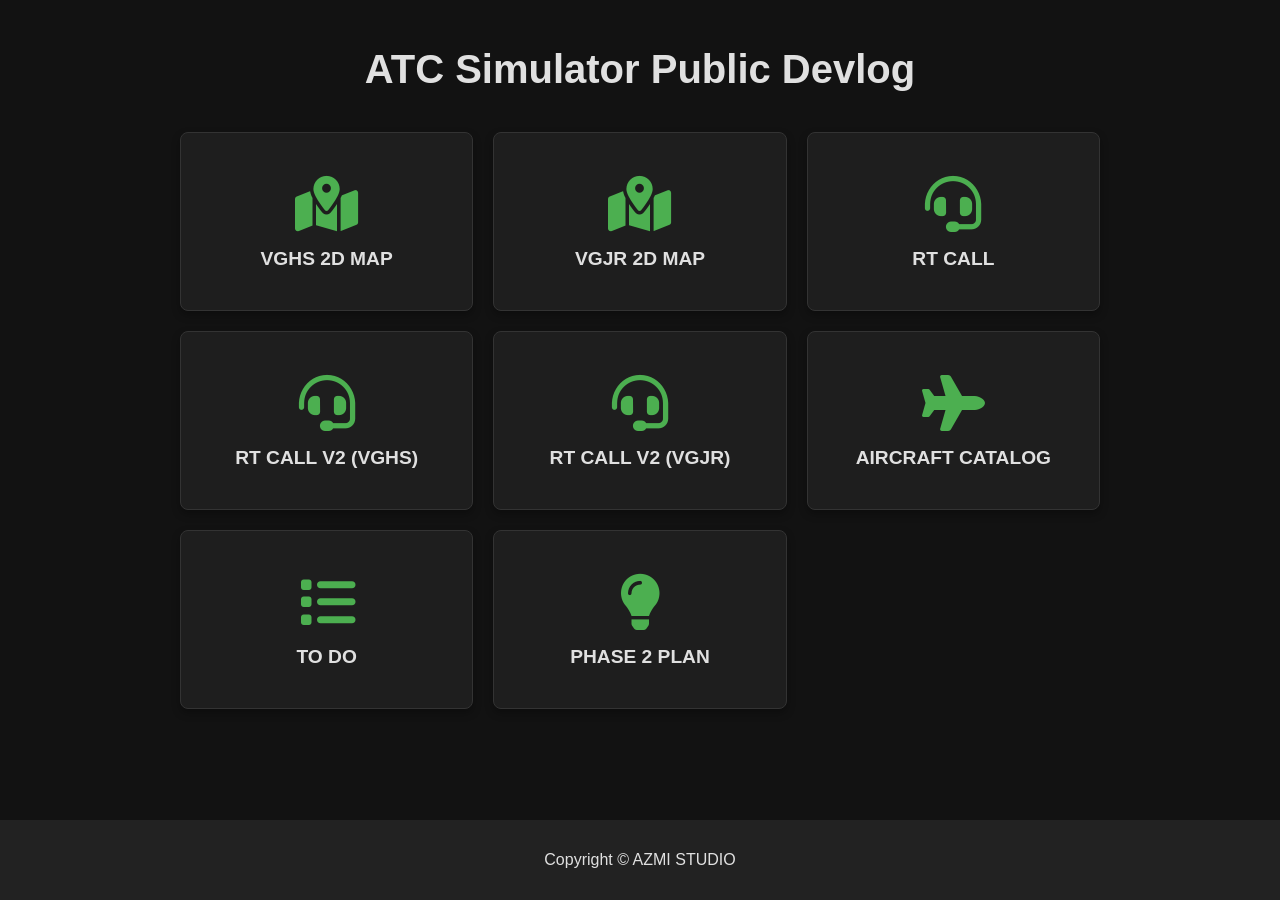
<file: index.html>
<!DOCTYPE html>
<html lang="en">
<head>
    <meta charset="UTF-8">
    <meta name="viewport" content="width=device-width, initial-scale=1.0">
    <title>ATC Simulator Public Devlog</title>    
    <link rel="icon" href="image/fav-icon.png" type="image/png">
    <link rel="stylesheet" href="css/global-styles.css">
    <link rel="stylesheet" href="css/home-page-style.css">
    <link rel="stylesheet" href="https://cdnjs.cloudflare.com/ajax/libs/font-awesome/6.0.0-beta3/css/all.min.css">
</head>
<body>

    <header>
        <h1 class="main-heading">ATC Simulator Public Devlog</h1>
    </header>

    <main class="container">
        <a href="pages/map-view.html?airport=vghs" class="card-link">
            <div class="card">
                <div class="icon-box"><i class="fa-solid fa-map-location-dot"></i></div>
                <div class="title-box"><h3>VGHS 2D MAP</h3></div>
            </div>
        </a>

        <a href="pages/map-view.html?airport=vgjr" class="card-link">
            <div class="card">
                <div class="icon-box"><i class="fa-solid fa-map-location-dot"></i></div>
                <div class="title-box"><h3>VGJR 2D MAP</h3></div>
            </div>
        </a>

        <a href="pages/rt-call.html" class="card-link">
            <div class="card">
                <div class="icon-box"><i class="fas fa-headset"></i></div>
                <div class="title-box"><h3>RT CALL</h3></div>
            </div>
        </a>

        <a href="pages/rt-call-v2.html?icao=vghs" class="card-link">
            <div class="card">
                <div class="icon-box"><i class="fas fa-headset"></i></div>
                <div class="title-box"><h3>RT CALL V2 (VGHS)</h3></div>
            </div>
        </a>
        <a href="pages/rt-call-v2.html?icao=vgjr" class="card-link">
            <div class="card">
                <div class="icon-box"><i class="fas fa-headset"></i></div>
                <div class="title-box"><h3>RT CALL V2 (VGJR)</h3></div>
            </div>
        </a>

        <a href="pages/aircraft-catalog.html" class="card-link">
            <div class="card">
                <div class="icon-box"><i class="fas fa-plane"></i></div>
                <div class="title-box"><h3>AIRCRAFT CATALOG</h3></div>
            </div>
        </a>

        <a href="pages/mark-down-viewer.html?file=../data/mark-down/to-do.md" class="card-link">
            <div class="card">
                <div class="icon-box"><i class="fas fa-list"></i></div>
                <div class="title-box"><h3>TO DO</h3></div>
            </div>
        </a>


        <a href="pages/mark-down-viewer.html?file=../data/mark-down/phase-2-plan.md" class="card-link">
            <div class="card">
                <div class="icon-box"><i class="fas fa-lightbulb"></i></div>
                <div class="title-box"><h3>PHASE 2 PLAN</h3></div>
            </div>
        </a>

    </main>

    <footer>
        <p>Copyright &copy; AZMI STUDIO</p>
    </footer>

</body>
</html>
</file>
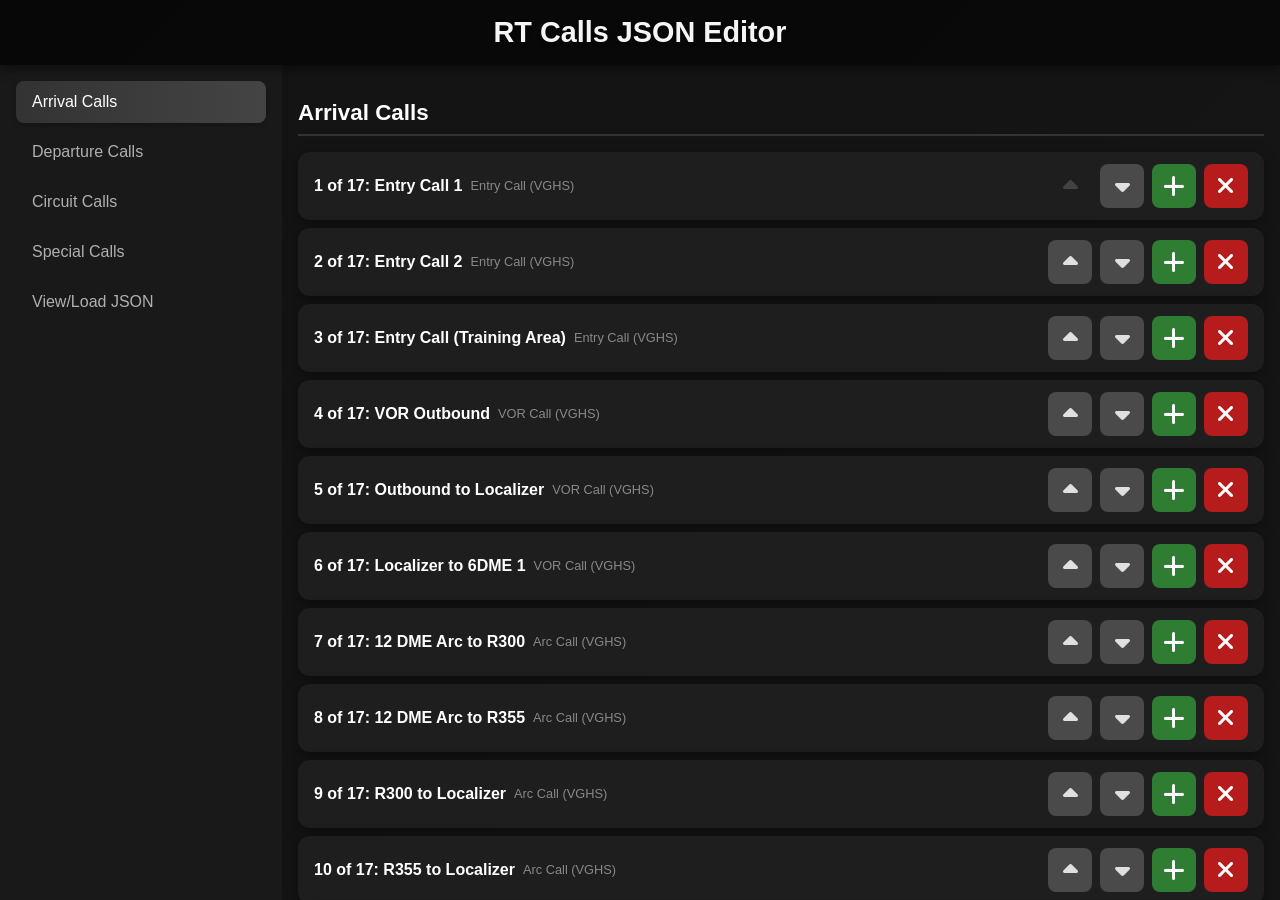
<file: pages/rt-call-editor.html>
<!DOCTYPE html>
<html lang="en">
<head>
    <meta charset="UTF-8">
    <meta name="viewport" content="width=device-width, initial-scale=1.0">    
    <title>RT Call Editor</title>    
    <link rel="icon" href="../image/fav-icon.png" type="image/png">
    <link rel="stylesheet" href="https://cdnjs.cloudflare.com/ajax/libs/font-awesome/6.4.0/css/all.min.css" crossorigin="anonymous" referrerpolicy="no-referrer" />

    <style>
        @import url('https://fonts.com/css2?family=Inter:wght@400;500;600;700&display=swap');

        body {
            font-family: 'Inter', sans-serif;
            background: linear-gradient(135deg, #121212, #1a1a1a);
            color: #e0e0e0;
            margin: 0;
            padding: 0;
            display: flex;
            flex-direction: column;
            height: 100vh;
            overflow: hidden;
        }

        header {
            background: rgba(0, 0, 0, 0.6);
            padding: 1rem;
            text-align: center;
            box-shadow: 0 4px 10px rgba(0, 0, 0, 0.5);
            position: sticky;
            top: 0;
            z-index: 10;
        }

        header h1 {
            margin: 0;
            font-size: 1.8rem;
            color: #f5f5f5;
            text-shadow: 0 2px 4px rgba(0, 0, 0, 0.3);
        }

        .container {
            display: flex;
            flex: 1;
            overflow: hidden;
        }

        /* ====================================
        Module 2.0.0: Navigation Styles
        Description: Styling for the side navigation menu.
        ==================================== */
        nav {
            width: 250px;
            background: rgba(26, 26, 26, 0.9);
            padding: 1rem;
            overflow-y: auto;
            box-shadow: 4px 0 10px rgba(0, 0, 0, 0.3);
        }

        nav ul {
            list-style: none;
            padding: 0;
            margin: 0;
        }

        nav li {
            margin-bottom: 0.5rem;
        }

        nav a {
            display: block;
            padding: 0.75rem 1rem;
            color: #b0b0b0;
            text-decoration: none;
            border-radius: 8px;
            transition: all 0.3s ease;
        }

        nav a:hover, nav a.active {
            background: linear-gradient(90deg, #333, #444);
            color: #ffffff;
            box-shadow: 0 2px 5px rgba(0, 0, 0, 0.2);
        }

        /* ====================================
        Module 3.0.0: Main Content Styles
        Description: Base styling for the main editing area.
        ==================================== */
        main {
            flex: 1;
            padding: 1rem;
            overflow-y: auto;
            background: rgba(20, 20, 20, 0.8);
        }

        .section-header {
            font-size: 1.4rem;
            margin-bottom: 1rem;
            color: #ffffff;
            border-bottom: 2px solid #333;
            padding-bottom: 0.5rem;
        }

        /* ------------------------------------
        Sub-module 3.1.0: Collapsible Card Styles
        Description: Styles for the details/summary elements.
        ------------------------------------ */
        details {
            background: #1e1e1e;
            border-radius: 12px;
            margin-bottom: 0.5rem;
            box-shadow: 0 4px 15px rgba(0, 0, 0, 0.4);
            transition: all 0.3s ease;
        }

        /* **NEW** Smooth transition for element reordering */
        .card-container {
            display: block; /* Ensures details are block-level elements */
            transition: transform 0.3s ease-in-out;
        }

        details summary {
            display: flex;
            justify-content: space-between;
            align-items: center;
            padding: 0.75rem 1rem;
            cursor: pointer;
            font-weight: 600;
            color: #ffffff;
            border-radius: 12px;
            transition: background 0.3s ease;
        }

        details summary:hover {
            background: #2a2a2a;
        }

        details[open] summary {
            border-bottom: 1px solid #333;
            border-radius: 12px 12px 0 0;
        }

        .summary-content {
            flex-grow: 1;
            margin-right: 1rem;
            display: flex;
            align-items: center;
            gap: 0.5rem;
        }

        .actions-summary {
            display: flex;
            gap: 0.5rem;
            margin-left: auto;
        }
        
        /* New style for secondary text */
        .secondary-text {
            color: #888;
            font-size: 0.8em;
            font-weight: 400;
        }

        .card-content {
            padding: 1rem;
        }

        /* ------------------------------------
        Sub-module 3.2.0: JSON View Styles
        Description: Styles for the raw JSON display and paste area.
        ------------------------------------ */
        .json-view, .json-paste {
            background: #1e1e1e;
            padding: 1rem;
            border-radius: 8px;
            white-space: pre-wrap;
            font-family: monospace;
            color: #e0e0e0;
            max-height: 300px;
            overflow-y: auto;
            margin-bottom: 1rem;
        }

        .json-paste {
            min-height: 200px;
        }

        /* ====================================
        Module 4.0.0: Form & Input Styles
        Description: Styling for all form elements, including inputs, textareas, and labels.
        ==================================== */
        .form-row {
            display: flex;
            flex-wrap: wrap;
            gap: 1rem; /* Adds space between form groups */
            margin-bottom: 0.5rem;
        }

        .form-group {
            margin-bottom: 0.5rem;
            flex: 1;
            min-width: 150px;
        }

        /* New class for the five fixed-width inputs */
        .form-row.fixed-width-inputs .form-group {
            flex: 0 0 calc(20% - 0.8rem); /* Sets a fixed width for five items in a row with a gap */
        }
        
        /* ------------------------------------
        Sub-module 4.1.0: Inline Dropdown & Checkbox Styles
        Description: Styles for labels and select/checkbox elements to appear on the same line.
        ------------------------------------ */
        .form-group-inline {
            display: flex;
            align-items: center;
            gap: 0.5rem;
        }
        
        .form-group-inline label {
            white-space: nowrap; /* Prevents the label from wrapping */
        }

        /* Hides the default checkbox and styles our custom one */
        .form-group-inline input[type="checkbox"] {
            -webkit-appearance: none;
            -moz-appearance: none;
            appearance: none;
            width: 24px;
            height: 24px;
            background-color: #3a3a3a;
            border: 1px solid #555;
            border-radius: 4px;
            cursor: pointer;
            position: relative;
            transition: background-color 0.2s ease, border-color 0.2s ease;
        }
        
        .form-group-inline input[type="checkbox"]:checked {
            background-color: #2e7d32;
            border-color: #2e7d32;
        }
        
        .form-group-inline input[type="checkbox"]::after {
            font-family: 'Font Awesome 6 Free';
            content: '\f00c'; /* Unicode for the checkmark icon */
            font-weight: 900;
            position: absolute;
            top: 50%;
            left: 50%;
            transform: translate(-50%, -50%) scale(0);
            color: #fff;
            font-size: 14px;
            transition: transform 0.2s ease;
        }
        
        .form-group-inline input[type="checkbox"]:checked::after {
            transform: translate(-50%, -50%) scale(1);
        }

        .form-group-inline select {
            flex: 1;
            min-width: 60px;
        }
        
        .form-group-inline input[type="text"],
        .form-group-inline textarea {
            flex: 1;
        }
        
        .form-group-inline textarea {
            align-self: flex-start;
        }

        label {
            display: block;
            margin-bottom: 0.25rem;
            color: #cccccc;
            font-weight: 500;
            font-size: 0.9rem;
        }

        /* ------------------------------------
        Sub-module 4.2.0: Input Field Styles
        Description: Specific styles for input, textarea, and select elements.
        ------------------------------------ */
        input, textarea, select {
            width: 100%;
            padding: 0.75rem; /* Increased from 0.5rem for more height */
            border: 1px solid #3a3a3a;
            border-radius: 6px;
            background: #151515;
            color: #e0e0e0;
            font-size: 0.9rem;
            transition: border-color 0.3s ease;
            box-sizing: border-box;
        }

        input:focus, textarea:focus, select:focus {
            border-color: #555555;
            outline: none;
            box-shadow: 0 0 5px rgba(85, 85, 85, 0.5);
        }

        textarea {
            min-height: 60px;
            resize: vertical;
        }

        .commands-row {
            display: flex;
            gap: 1rem;
        }

        .command-group {
            border: 1px solid #333;
            border-radius: 8px;
            padding: 0.75rem;
            background: #2a2a2a;
            flex: 1;
        }

        .command-group h4 {
            margin: 0 0 0.5rem 0;
            font-size: 1rem;
            color: #ffffff;
        }

        /* ====================================
        Module 5.0.0: Button Styles
        Description: Comprehensive styles for all buttons.
        ==================================== */
        /* ------------------------------------
        Sub-module 5.1.0: General Button Styles
        Description: Base styles for all text-based buttons.
        ------------------------------------ */
        .btn {
            padding: 1rem 1.5rem;
            border: none;
            border-radius: 6px;
            font-weight: 600;
            cursor: pointer;
            transition: all 0.3s ease;
            font-size: 1.1rem;
            margin-right: 0.5rem;
            margin-bottom: 0.5rem;
        }

        .action-buttons {
            display: flex;
            flex-wrap: wrap;
            gap: 0.5rem;
            margin-top: 0.5rem;
        }

        .btn-primary {
            background: linear-gradient(90deg, #007bff, #0056b3);
            color: #ffffff;
        }

        .btn-primary:hover {
            background: linear-gradient(90deg, #0056b3, #007bff);
            box-shadow: 0 2px 5px rgba(0, 123, 255, 0.4);
        }
        
        .btn-copy-card {
            background: linear-gradient(90deg, #3498db, #2980b9);
            color: #ffffff;
        }
        
        .btn-copy-card:hover {
            background: linear-gradient(90deg, #2980b9, #3498db);
        }

        .btn-add {
            background: linear-gradient(90deg, #28a745, #218838);
            color: #ffffff;
            margin-top: 0.5rem;
        }

        .btn-add:hover {
            background: linear-gradient(90deg, #218838, #28a745);
        }

        .btn-delete {
            background: linear-gradient(90deg, #dc3545, #c82333);
            color: #ffffff;
        }

        .btn-delete:hover {
            background: linear-gradient(90deg, #c82333, #dc3545);
        }

        /* ------------------------------------
        Sub-module 5.2.0: Action Button Styles
        Description: Specific styles for the small icon buttons in the collapsible header.
        ------------------------------------ */
        .btn-icon {
            width: 44px;
            height: 44px;
            padding: 0;
            font-size: 1.5rem;
            line-height: 1;
            display: flex;
            justify-content: center;
            align-items: center;
            border-radius: 8px;
            box-shadow: none;
            transition: all 0.2s ease;
            border: none;
        }

        .actions-summary {
            display: flex;
            gap: 0.5rem;
            margin-left: auto;
        }

        .btn-move-up, .btn-move-down {
            background: #4a4a4a;
            color: #e0e0e0;
        }

        .btn-move-up:hover, .btn-move-down:hover {
            background: #5a5a5a;
        }

        .btn-add-after {
            background: #2e7d32;
            color: #ffffff;
        }

        .btn-add-after:hover {
            background: #235d25;
        }

        .btn-delete {
            background: #b71c1c;
            color: #ffffff;
        }

        .btn-delete:hover {
            background: #8e1818;
        }

        .btn-icon:disabled {
            background: #1e1e1e;
            color: #666;
            cursor: not-allowed;
            box-shadow: none;
            opacity: 0.5;
        }
    </style>
</head>
<body>
    <header>
        <h1>RT Calls JSON Editor</h1>
    </header>
    <div class="container">
        <nav>
            <ul>
                <li><a href="#allArrivalCall" class="active">Arrival Calls</a></li>
                <li><a href="#allDepartureCall">Departure Calls</a></li>
                <li><a href="#allCircuitCall">Circuit Calls</a></li>
                <li><a href="#allSpecialCall">Special Calls</a></li>
                <li><a href="#json-view">View/Load JSON</a></li>
            </ul>
        </nav>
        <main>
            <section id="allArrivalCall">
                <h2 class="section-header">Arrival Calls</h2>
                </section>
            <section id="allDepartureCall" style="display: none;">
                <h2 class="section-header">Departure Calls</h2>
                </section>
            <section id="allCircuitCall" style="display: none;">
                <h2 class="section-header">Circuit Calls</h2>
                </section>
            <section id="allSpecialCall" style="display: none;">
                <h2 class="section-header">Special Calls</h2>
                </section>
            <section id="json-view" style="display: none;">
                <h2 class="section-header">JSON Data View</h2>
                <div class="json-controls">
                    <button class="btn btn-primary" onclick="AppController.downloadJson()">Download JSON</button>
                    <button class="btn btn-copy" onclick="AppController.copyJson()">Copy to Clipboard</button>
                </div>
                <pre class="json-view"></pre>
                <h3>Load JSON Data</h3>
                <textarea class="json-paste" placeholder="Paste your JSON data here..."></textarea>
                <button class="btn btn-add" onclick="AppController.loadJson()">Load from Text</button>
            </section>
        </main>
    </div>
    
    <script>
        /* ====================================
        Module 3.1.0: DataService
        Description: This module manages all the raw radio call data. It handles loading data from a file or a string, and preparing it for saving, copying, or downloading.
        ==================================== */
        const DataService = (() => {
            let data = {
                "allArrivalCall": [],
                "allDepartureCall": [],
                "allCircuitCall": [],
                "allSpecialCall": []
            };

            const createNewCall = () => {
                return {
                    title: 'New Call',
                    category: '',
                    description: '',
                    Route: '',
                    initialCall: '',
                    atcCall: '',
                    feedbackCall: '',
                    initialCommand: {
                        caption: '',
                        playOnAwake: false,
                        requiredToInitiate: false,
                        requiredToComplete: false,
                        mainCommand: '',
                        altCommand: [],
                        allParameter: []
                    },
                    feedbackCommand: {
                        caption: '',
                        playOnAwake: false,
                        requiredToInitiate: false,
                        requiredToComplete: false,
                        mainCommand: '',
                        altCommand: [],
                        allParameter: []
                    },
                    atcType: '',
                    icao: []
                };
            };

            return {
                /* ====================================
                Module 3.1.1: DataService.getData
                Description: Gets the current data object. Other modules use this to read the current state of the editor.
                ==================================== */
                getData: () => data,

                /* ====================================
                Module 3.1.2: DataService.setData
                Description: Replaces all the current data with a new data object. This is used when a user loads data from a JSON file or text.
                ==================================== */
                setData: (newData) => {
                    data = newData;
                },

                /* ====================================
                Module 3.1.3: DataService.addCall
                Description: Adds a new radio call object to the specified category.
                ==================================== */
                addCall: (sectionKey, index) => {
                    const newCall = createNewCall();
                    if (typeof index === 'number') {
                        data[sectionKey].splice(index, 0, newCall);
                    } else {
                        data[sectionKey].push(newCall);
                    }
                },

                /* ====================================
                Module 3.1.4: DataService.deleteCall
                Description: Removes a radio call from a specific category at a given position.
                ==================================== */
                deleteCall: (sectionKey, index) => {
                    if (confirm('Are you sure you want to delete this call?')) {
                        data[sectionKey].splice(index, 1);
                        return true;
                    }
                    return false;
                },

                /* ====================================
                Module 3.1.5: DataService.moveCall
                Description: Swaps the position of a radio call with an adjacent one (either up or down).
                ==================================== */
                moveCall: (sectionKey, index, direction) => {
                    const newIndex = index + direction;
                    if (newIndex >= 0 && newIndex < data[sectionKey].length) {
                        const temp = data[sectionKey][newIndex];
                        data[sectionKey][newIndex] = data[sectionKey][index];
                        data[sectionKey][index] = temp;
                        return true;
                    }
                    return false;
                },

                /* ====================================
                Module 3.1.6: DataService.saveCall
                Description: Updates the data for a specific radio call based on the values from a form.
                ==================================== */
                saveCall: (formData, sectionKey, index) => {
                    const call = data[sectionKey][index];
                    
                    // Helper to get form value with a fallback
                    const getVal = (name, fallback = '') => formData.get(name) || fallback;
                    const getBool = (name) => formData.get(name) === 'on'; 
                    const getArray = (name) => getVal(name).split(',').map(s => s.trim()).filter(Boolean);

                    // Update simple fields
                    call.title = getVal('title');
                    call.category = getVal('category');
                    call.description = getVal('description');
                    call.Route = getVal('Route');
                    call.initialCall = getVal('initialCall');
                    call.atcCall = getVal('atcCall');
                    call.feedbackCall = getVal('feedbackCall');
                    call.atcType = getVal('atcType');
                    call.icao = getArray('icao');
                    
                    // Update command objects, ensuring they exist
                    if (!call.initialCommand) call.initialCommand = {};
                    call.initialCommand.caption = getVal('initialCommand.caption');
                    call.initialCommand.playOnAwake = getBool('initialCommand.playOnAwake');
                    call.initialCommand.requiredToInitiate = getBool('initialCommand.requiredToInitiate');
                    call.initialCommand.requiredToComplete = getBool('initialCommand.requiredToComplete');
                    call.initialCommand.mainCommand = getVal('initialCommand.mainCommand');
                    call.initialCommand.altCommand = getArray('initialCommand.altCommand');
                    call.initialCommand.allParameter = getArray('initialCommand.allParameter');
                    
                    if (!call.feedbackCommand) call.feedbackCommand = {};
                    call.feedbackCommand.caption = getVal('feedbackCommand.caption');
                    call.feedbackCommand.playOnAwake = getBool('feedbackCommand.playOnAwake');
                    call.feedbackCommand.requiredToInitiate = getBool('feedbackCommand.requiredToInitiate');
                    call.feedbackCommand.requiredToComplete = getBool('feedbackCommand.requiredToComplete');
                    call.feedbackCommand.mainCommand = getVal('feedbackCommand.mainCommand');
                    call.feedbackCommand.altCommand = getArray('feedbackCommand.altCommand');
                    call.feedbackCommand.allParameter = getArray('feedbackCommand.allParameter');
                }
            };
        })();

        /* ====================================
        Module 3.2.0: EditorUI
        Description: This module is responsible for all user interface interactions and rendering. It builds the HTML forms and manages which sections are visible.
        ==================================== */
        const EditorUI = (() => {
            const sections = document.querySelectorAll('main section');
            
            const createElement = (tag, className, textContent = '', innerHTML = '') => {
                const el = document.createElement(tag);
                if (className) el.className = className;
                if (textContent) el.textContent = textContent;
                if (innerHTML) el.innerHTML = innerHTML;
                return el;
            };

            const getExpandedState = (sectionKey) => {
                const expandedCards = [];
                const detailsElements = document.querySelectorAll(`#${sectionKey} details`);
                detailsElements.forEach((details, index) => {
                    if (details.open) {
                        expandedCards.push(index);
                    }
                });
                return expandedCards;
            };

            const restoreExpandedState = (sectionKey, expandedCards) => {
                const detailsElements = document.querySelectorAll(`#${sectionKey} details`);
                expandedCards.forEach(index => {
                    if (detailsElements[index]) {
                        detailsElements[index].open = true;
                    }
                });
            };

            /* ====================================
            Module 3.2.1: EditorUI.renderCalls
            Description: Generates and displays the HTML forms for all radio calls in a specific category.
            ==================================== */
            const renderCalls = (sectionKey, calls) => {
                const expandedState = getExpandedState(sectionKey);
                const section = document.getElementById(sectionKey);
                section.innerHTML = '';
                section.appendChild(createElement('h2', 'section-header', sectionKey.replace('all', '').replace('Call', ' Calls')));

                calls.forEach((call, index) => {
                    const cardContainer = createElement('div', 'card-container');
                    const details = createElement('details');
                    
                    const summary = createElement('summary');
                    
                    // Add title and Font Awesome icon buttons to the summary (collapsible heading)
                    const icaoText = (call.icao && call.icao.length > 0) ? `(${call.icao.join(', ')})` : '';

                    summary.innerHTML = `
                        <div class="summary-content">
                            <span>${(index + 1)} of ${calls.length}: ${call.title || 'Untitled Call'}</span>
                            <span class="secondary-text">${call.category || ''} ${icaoText}</span>
                        </div>
                        <div class="actions-summary">
                            <button type="button" class="btn-icon btn-move-up" onclick="event.stopPropagation(); AppController.moveCallUp('${sectionKey}', ${index})" ${index === 0 ? 'disabled' : ''} title="Move Up"><i class="fa-solid fa-caret-up"></i></button>
                            <button type="button" class="btn-icon btn-move-down" onclick="event.stopPropagation(); AppController.moveCallDown('${sectionKey}', ${index})" ${index === calls.length - 1 ? 'disabled' : ''} title="Move Down"><i class="fa-solid fa-caret-down"></i></button>
                            <button type="button" class="btn-icon btn-add-after" onclick="event.stopPropagation(); AppController.addNewAfter('${sectionKey}', ${index})" title="Add After"><i class="fa-solid fa-plus"></i></button>
                            <button type="button" class="btn-icon btn-delete" onclick="event.stopPropagation(); AppController.deleteCall('${sectionKey}', ${index})" title="Delete"><i class="fa-solid fa-xmark"></i></button>
                        </div>
                    `;
                    details.appendChild(summary);

                    const content = createElement('div', 'card-content');
                    content.innerHTML = `
                        <form id="form-${sectionKey}-${index}" onsubmit="AppController.saveCall(event, '${sectionKey}', ${index}); return false;">
                            <div class="form-row fixed-width-inputs">
                                <div class="form-group"><label>Title</label><input type="text" value="${call.title || ''}" name="title"></div>
                                <div class="form-group"><label>Category</label><input type="text" value="${call.category || ''}" name="category"></div>
                                <div class="form-group"><label>Route</label><input type="text" value="${call.Route || ''}" name="Route"></div>
                                <div class="form-group"><label>ATC Type</label><input type="text" value="${call.atcType || ''}" name="atcType"></div>
                                <div class="form-group"><label>ICAO (comma-separated)</label><input type="text" value="${call.icao ? call.icao.join(',') : ''}" name="icao"></div>
                            </div>
                            <div class="form-group form-group-inline">
                                <label>Description</label>
                                <textarea name="description">${call.description || ''}</textarea>
                            </div>
                            <div class="form-group form-group-inline">
                                <label>Initial Call</label>
                                <input type="text" value="${call.initialCall || ''}" name="initialCall">
                            </div>
                            <div class="form-group form-group-inline">
                                <label>ATC Call</label>
                                <input type="text" value="${call.atcCall || ''}" name="atcCall">
                            </div>
                            <div class="form-group form-group-inline">
                                <label>Feedback Call</label>
                                <input type="text" value="${call.feedbackCall || ''}" name="feedbackCall">
                            </div>
                            <div class="commands-row">
                                <div class="command-group">
                                    <h4>Initial Command</h4>
                                    <div class="form-row">
                                        <div class="form-group form-group-inline">
                                            <label>Caption</label>
                                            <input type="text" value="${call.initialCommand ? call.initialCommand.caption || '' : ''}" name="initialCommand.caption">
                                        </div>
                                        <div class="form-group form-group-inline">
                                            <label>Main Command</label>
                                            <input type="text" value="${call.initialCommand ? call.initialCommand.mainCommand || '' : ''}" name="initialCommand.mainCommand">
                                        </div>
                                    </div>
                                    <div class="form-row">
                                        <div class="form-group"><label>Alt Command (comma-separated)</label><input type="text" value="${call.initialCommand && call.initialCommand.altCommand ? call.initialCommand.altCommand.join(',') || '' : ''}" name="initialCommand.altCommand"></div>
                                        <div class="form-group"><label>All Parameter (comma-separated)</label><input type="text" value="${call.initialCommand && call.initialCommand.allParameter ? call.initialCommand.allParameter.join(',') || '' : ''}" name="initialCommand.allParameter"></div>
                                    </div>
                                    <div class="form-row">
                                        <div class="form-group form-group-inline">
                                            <label>Play On Awake</label>
                                            <input type="checkbox" name="initialCommand.playOnAwake" ${call.initialCommand?.playOnAwake ? 'checked' : ''}>
                                        </div>
                                        <div class="form-group form-group-inline">
                                            <label>Required To Initiate</label>
                                            <input type="checkbox" name="initialCommand.requiredToInitiate" ${call.initialCommand?.requiredToInitiate ? 'checked' : ''}>
                                        </div>
                                        <div class="form-group form-group-inline">
                                            <label>Required To Complete</label>
                                            <input type="checkbox" name="initialCommand.requiredToComplete" ${call.feedbackCommand?.requiredToComplete ? 'checked' : ''}>
                                        </div>
                                    </div>
                                </div>
                                <div class="command-group">
                                    <h4>Feedback Command</h4>
                                    <div class="form-row">
                                        <div class="form-group form-group-inline">
                                            <label>Caption</label>
                                            <input type="text" value="${call.feedbackCommand ? call.feedbackCommand.caption || '' : ''}" name="feedbackCommand.caption">
                                        </div>
                                        <div class="form-group form-group-inline">
                                            <label>Main Command</label>
                                            <input type="text" value="${call.feedbackCommand ? call.feedbackCommand.mainCommand || '' : ''}" name="feedbackCommand.mainCommand">
                                        </div>
                                    </div>
                                    <div class="form-row">
                                        <div class="form-group"><label>Alt Command (comma-separated)</label><input type="text" value="${call.feedbackCommand && call.feedbackCommand.altCommand ? call.feedbackCommand.altCommand.join(',') || '' : ''}" name="feedbackCommand.altCommand"></div>
                                        <div class="form-group"><label>All Parameter (comma-separated)</label><input type="text" value="${call.feedbackCommand && call.feedbackCommand.allParameter ? call.feedbackCommand.allParameter.join(',') || '' : ''}" name="feedbackCommand.allParameter"></div>
                                    </div>
                                    <div class="form-row">
                                        <div class="form-group form-group-inline">
                                            <label>Play On Awake</label>
                                            <input type="checkbox" name="feedbackCommand.playOnAwake" ${call.feedbackCommand?.playOnAwake ? 'checked' : ''}>
                                        </div>
                                        <div class="form-group form-group-inline">
                                            <label>Required To Initiate</label>
                                            <input type="checkbox" name="feedbackCommand.requiredToInitiate" ${call.feedbackCommand?.requiredToInitiate ? 'checked' : ''}>
                                        </div>
                                        <div class="form-group form-group-inline">
                                            <label>Required To Complete</label>
                                            <input type="checkbox" name="feedbackCommand.requiredToComplete" ${call.feedbackCommand?.requiredToComplete ? 'checked' : ''}>
                                        </div>
                                    </div>
                                </div>
                            </div>
                            <div class="action-buttons">
                                <button type="submit" class="btn btn-primary">Save Changes</button>
                                <button type="button" class="btn btn-copy-card" onclick="AppController.copyCardJson('${sectionKey}', ${index})">Copy JSON</button>
                            </div>
                        </form>
                    `;
                    details.appendChild(content);
                    cardContainer.appendChild(details);
                    section.appendChild(cardContainer);
                });
                
                // Add new call button at the bottom
                const addBtn = createElement('button', 'btn btn-add', 'Add New Call');
                addBtn.onclick = () => AppController.addNewCall(sectionKey);
                section.appendChild(addBtn);
                
                restoreExpandedState(sectionKey, expandedState);
            };

            /* ====================================
            Module 3.2.2: EditorUI.renderJsonView
            Description: Displays the raw JSON data in a formatted, readable way.
            ==================================== */
            const renderJsonView = (data) => {
                const jsonView = document.querySelector('.json-view');
                jsonView.textContent = JSON.stringify(data, null, 2);
            };

            /* ====================================
            Module 3.2.3: EditorUI.switchSection
            Description: Hides all content sections and displays only the specified one.
            ==================================== */
            const switchSection = (targetId) => {
                sections.forEach(sec => sec.style.display = 'none');
                const targetSection = document.getElementById(targetId);
                if (targetSection) {
                    targetSection.style.display = 'block';
                }
            };

            return {
                renderCalls,
                renderJsonView,
                switchSection
            };
        })();

        /* ====================================
        Module 3.3.0: AppController
        Description: This is the main "conductor" module. It connects the user's actions (from the UI) to the data management logic. All user-initiated functions are routed through this module.
        ==================================== */
        const AppController = (() => {
            let currentSection = 'allArrivalCall';

            /* ====================================
            Module 3.3.1: AppController.init
            Description: Sets up the initial state of the application. It now loads data from the JSON file on startup.
            ==================================== */
            const init = () => {
                setupNavigation();
                
                // Load the initial data from the JSON file
                fetch('../data/rt-call/all-rt-call-data.json')
                    .then(response => {
                        if (!response.ok) {
                            throw new Error('Network response was not ok');
                        }
                        return response.json();
                    })
                    .then(data => {
                        DataService.setData(data);
                        EditorUI.switchSection(currentSection);
                        EditorUI.renderCalls(currentSection, DataService.getData()[currentSection]);
                    })
                    .catch(error => {
                        console.error('Error loading the JSON data:', error);
                        alert('Failed to load JSON data. Starting with a blank slate.');
                        // Fallback to initial empty data if file load fails
                        EditorUI.switchSection(currentSection);
                        EditorUI.renderCalls(currentSection, DataService.getData()[currentSection]);
                    });
            };

            /* ====================================
            Module 3.3.2: AppController.setupNavigation
            Description: Attaches a click listener to each navigation link to handle switching between different sections.
            ==================================== */
            const setupNavigation = () => {
                const navLinks = document.querySelectorAll('nav a');
                navLinks.forEach(link => {
                    link.addEventListener('click', (e) => {
                        e.preventDefault();
                        const targetId = link.getAttribute('href').substring(1);
                        
                        // Update active class
                        navLinks.forEach(l => l.classList.remove('active'));
                        link.classList.add('active');

                        currentSection = targetId;
                        EditorUI.switchSection(currentSection);

                        if (targetId === 'json-view') {
                            EditorUI.renderJsonView(DataService.getData());
                        } else {
                            EditorUI.renderCalls(currentSection, DataService.getData()[currentSection]);
                        }
                    });
                });
            };

            /* ====================================
            Module 3.3.3: AppController.saveCall
            Description: Handles the saving of form data. It's called when a form is submitted.
            ==================================== */
            const saveCall = (event, sectionKey, index) => {
                event.preventDefault(); // Stop the page from reloading
                const form = event.target;
                const formData = new FormData(form);
                DataService.saveCall(formData, sectionKey, index);
                
                // Re-render the section to update numbering and titles
                EditorUI.renderCalls(sectionKey, DataService.getData()[sectionKey]);
                
                alert('Changes saved!');
            };

            /* ====================================
            Module 3.3.4: AppController.addNewCall
            Description: Adds a new call to the current section and re-renders the UI.
            ==================================== */
            const addNewCall = (sectionKey) => {
                DataService.addCall(sectionKey);
                EditorUI.renderCalls(sectionKey, DataService.getData()[sectionKey]);
            };
            
            /* ====================================
            Module 3.3.5: AppController.addNewBefore
            Description: Adds a new call at a specific index and re-renders the UI.
            ==================================== */
            const addNewBefore = (sectionKey, index) => {
                DataService.addCall(sectionKey, index);
                EditorUI.renderCalls(sectionKey, DataService.getData()[sectionKey]);
            };

            /* ====================================
            Module 3.3.6: AppController.addNewAfter
            Description: Adds a new call after a specific index and re-renders the UI.
            ==================================== */
            const addNewAfter = (sectionKey, index) => {
                DataService.addCall(sectionKey, index + 1);
                EditorUI.renderCalls(sectionKey, DataService.getData()[sectionKey]);
            };

            /* ====================================
            Module 3.3.7: AppController.deleteCall
            Description: Deletes a call and updates both the UI and JSON view.
            ==================================== */
            const deleteCall = (sectionKey, index) => {
                const wasDeleted = DataService.deleteCall(sectionKey, index);
                if (wasDeleted) {
                    EditorUI.renderCalls(sectionKey, DataService.getData()[sectionKey]);
                    EditorUI.renderJsonView(DataService.getData());
                }
            };

            /* ====================================
            Module 3.3.8: AppController.moveCallUp
            Description: Moves a call one position up and re-renders the UI.
            ==================================== */
            const moveCallUp = (sectionKey, index) => {
                const cards = document.querySelectorAll(`#${sectionKey} .card-container`);
                if (index > 0) {
                    const cardToMove = cards[index];
                    const targetCard = cards[index - 1];
                    
                    const cardHeight = cardToMove.offsetHeight + parseFloat(getComputedStyle(cardToMove).marginBottom);

                    // Apply the transform to animate the move
                    cardToMove.style.transform = `translateY(-${cardHeight}px)`;
                    targetCard.style.transform = `translateY(${cardHeight}px)`;

                    // After the animation, perform the DOM swap and re-render
                    setTimeout(() => {
                        if (DataService.moveCall(sectionKey, index, -1)) {
                            EditorUI.renderCalls(sectionKey, DataService.getData()[sectionKey]);
                        }
                    }, 300); // This delay should match the CSS transition duration
                }
            };

            /* ====================================
            Module 3.3.9: AppController.moveCallDown
            Description: Moves a call one position down and re-renders the UI.
            ==================================== */
            const moveCallDown = (sectionKey, index) => {
                const cards = document.querySelectorAll(`#${sectionKey} .card-container`);
                if (index < cards.length - 1) {
                    const cardToMove = cards[index];
                    const targetCard = cards[index + 1];

                    const cardHeight = targetCard.offsetHeight + parseFloat(getComputedStyle(targetCard).marginBottom);

                    cardToMove.style.transform = `translateY(${cardHeight}px)`;
                    targetCard.style.transform = `translateY(-${cardHeight}px)`;

                    setTimeout(() => {
                        if (DataService.moveCall(sectionKey, index, 1)) {
                            EditorUI.renderCalls(sectionKey, DataService.getData()[sectionKey]);
                        }
                    }, 300); // This delay should match the CSS transition duration
                }
            };
            
            /* ====================================
            Module 3.3.10: AppController.loadJson
            Description: Parses JSON text, updates the data, and re-renders the UI.
            ==================================== */
            const loadJson = () => {
                const paste = document.querySelector('.json-paste').value;
                try {
                    const newData = JSON.parse(paste);
                    DataService.setData(newData);
                    alert('JSON loaded!');
                    if (currentSection !== 'json-view') {
                        EditorUI.renderCalls(currentSection, DataService.getData()[currentSection]);
                    }
                    EditorUI.renderJsonView(DataService.getData());
                } catch (e) {
                    alert('Invalid JSON: ' + e.message);
                }
            };
            
            /* ====================================
            Module 3.3.11: AppController.copyCardJson
            Description: Copies the JSON data of a specific card to the clipboard.
            ==================================== */
            const copyCardJson = (sectionKey, index) => {
                const cardData = DataService.getData()[sectionKey][index];
                const jsonText = JSON.stringify(cardData, null, 2);
                navigator.clipboard.writeText(jsonText).then(() => {
                    alert('Card JSON copied to clipboard!');
                }).catch(err => {
                    alert('Failed to copy JSON: ' + err.message);
                });
            };

            /* ====================================
            Module 3.3.12: AppController.downloadJson
            Description: Creates a file from the current data and prompts the user to download it.
            ==================================== */
            const downloadJson = () => {
                const blob = new Blob([JSON.stringify(DataService.getData(), null, 2)], { type: 'application/json' });
                const url = URL.createObjectURL(blob);
                const a = document.createElement('a');
                a.href = url;
                a.download = 'all-rt-call.json';
                a.click();
                URL.revokeObjectURL(url);
            };
            
            /* ====================================
            Module 3.3.13: AppController.copyJson
            Description: Copies the current JSON data to the user's clipboard.
            ==================================== */
            const copyJson = () => {
                const jsonText = JSON.stringify(DataService.getData(), null, 2);
                navigator.clipboard.writeText(jsonText).then(() => {
                    alert('JSON copied to clipboard!');
                }).catch(err => {
                    alert('Failed to copy JSON: ' + err.message);
                });
            };

            return {
                init,
                saveCall,
                addNewCall,
                addNewBefore,
                addNewAfter,
                deleteCall,
                moveCallUp,
                moveCallDown,
                loadJson,
                downloadJson,
                copyJson,
                copyCardJson
            };
        })();

        // Run the application
        document.addEventListener('DOMContentLoaded', AppController.init);
    </script>
</body>
</html>
</file>
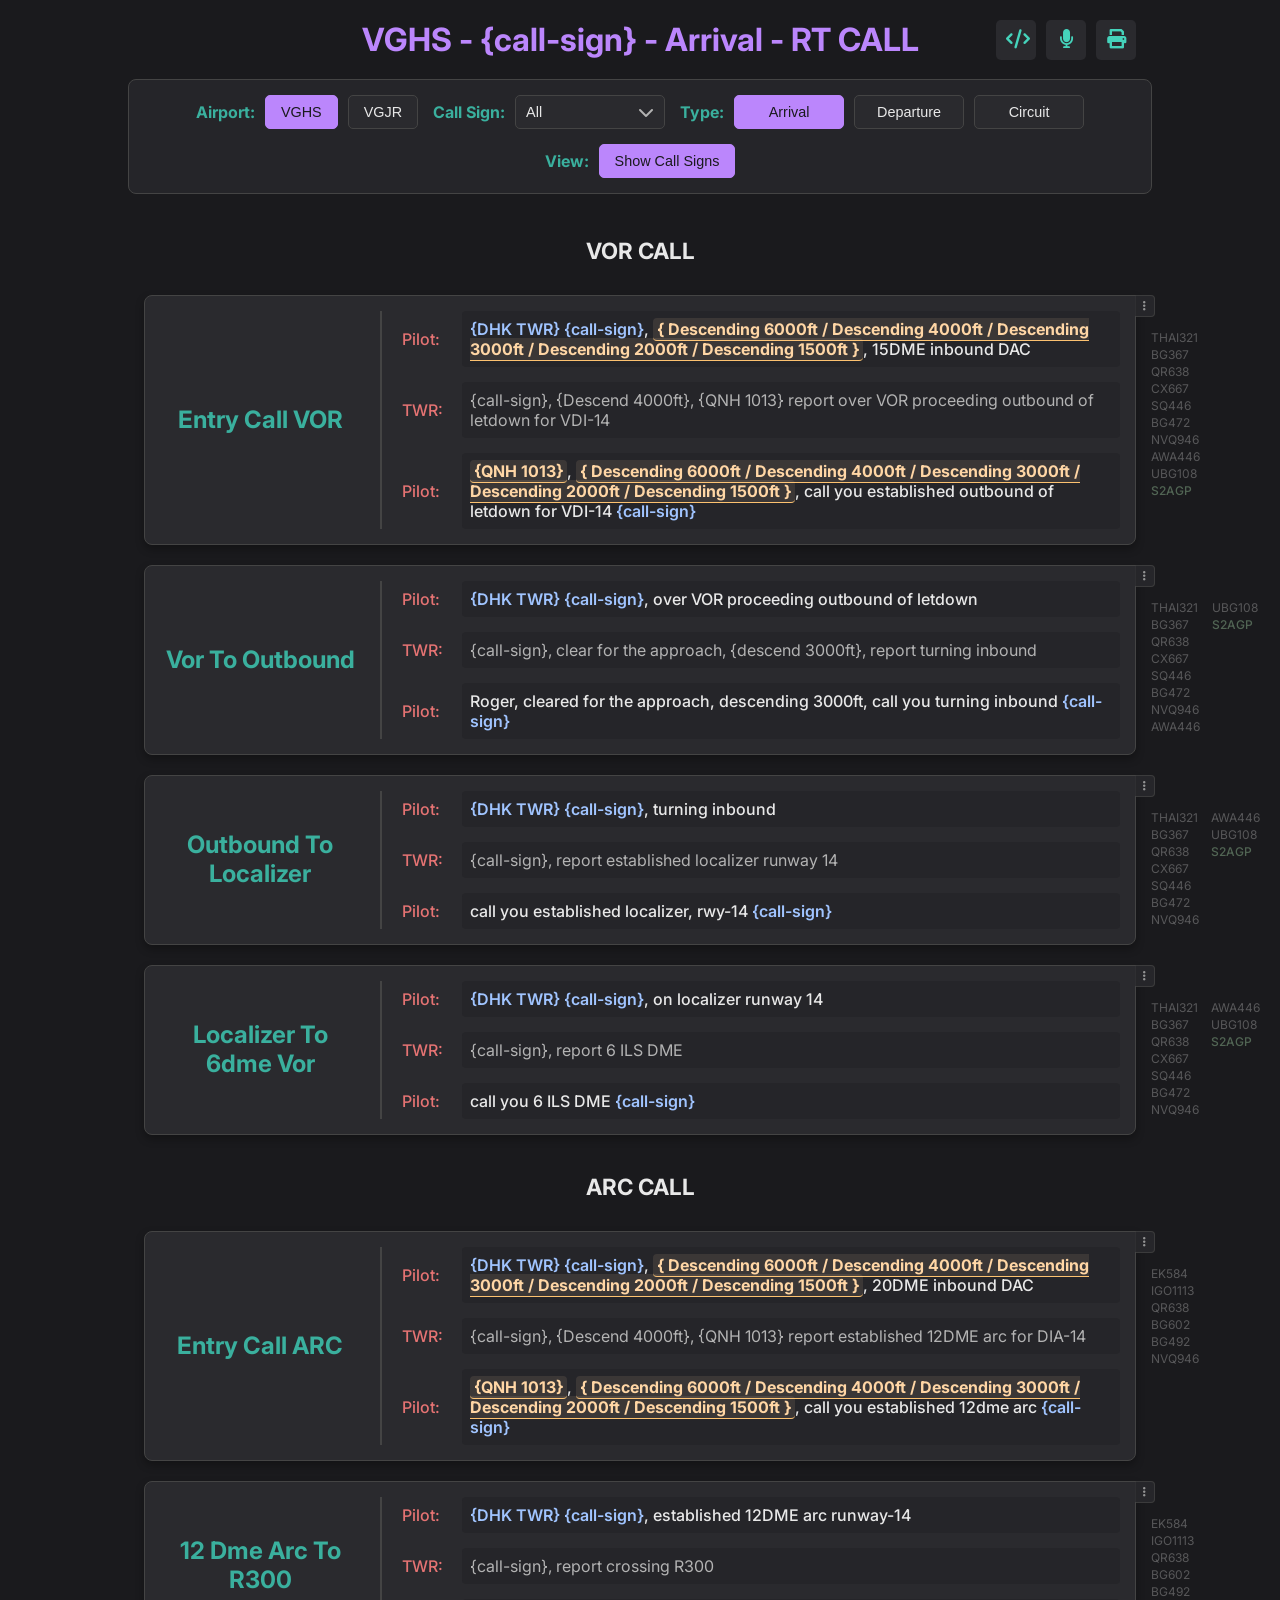
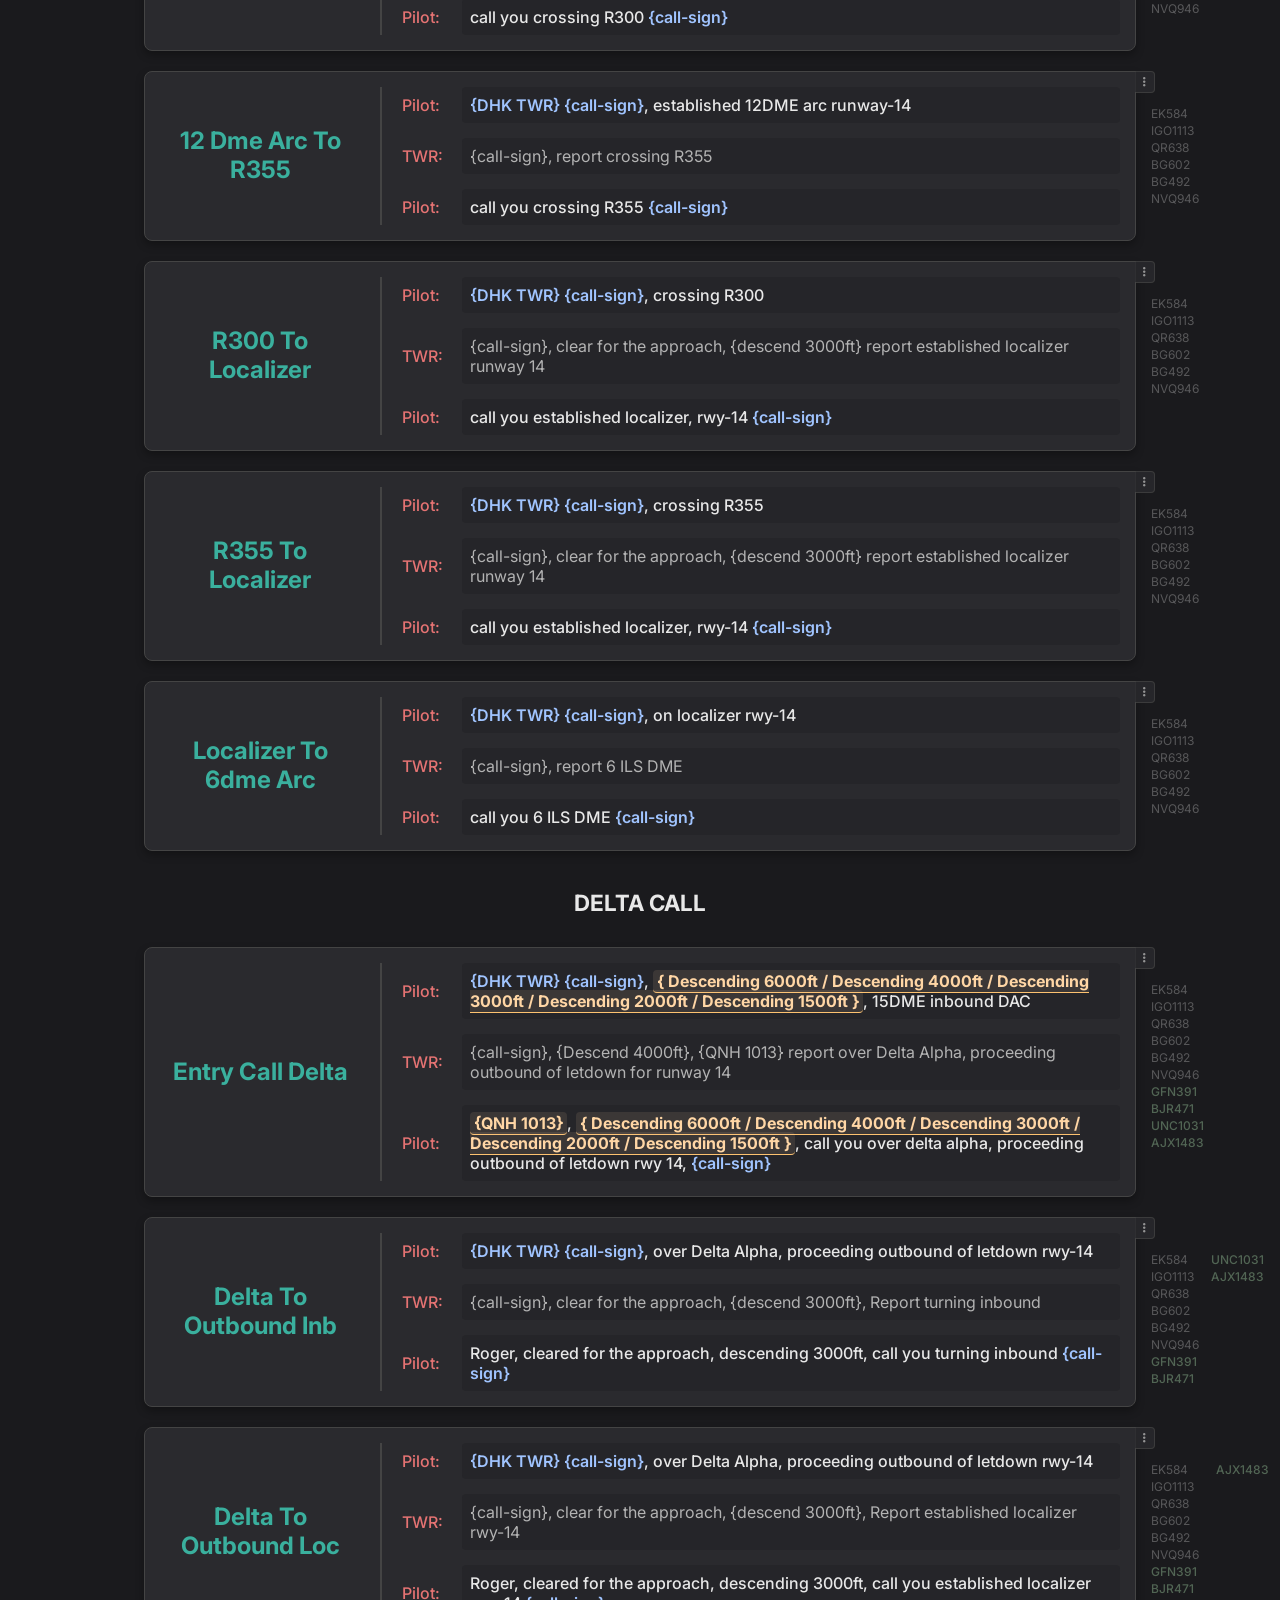
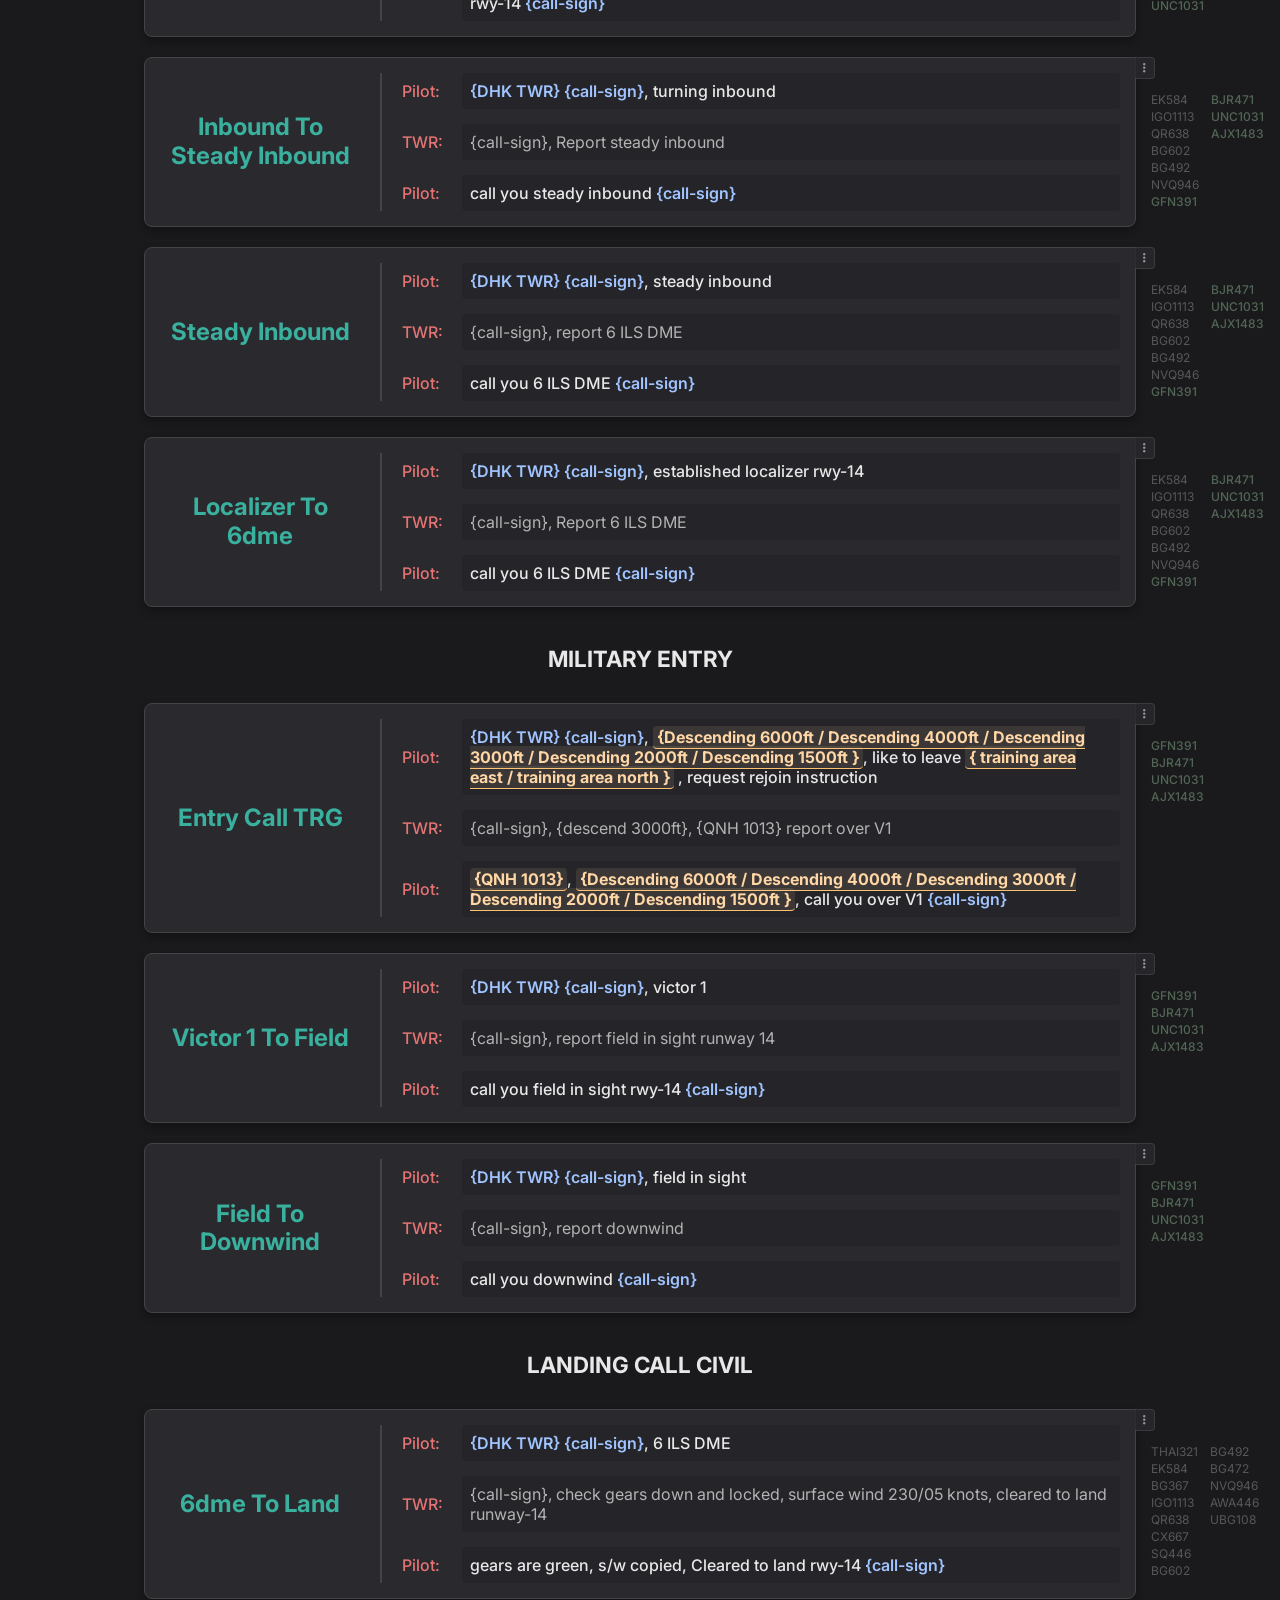
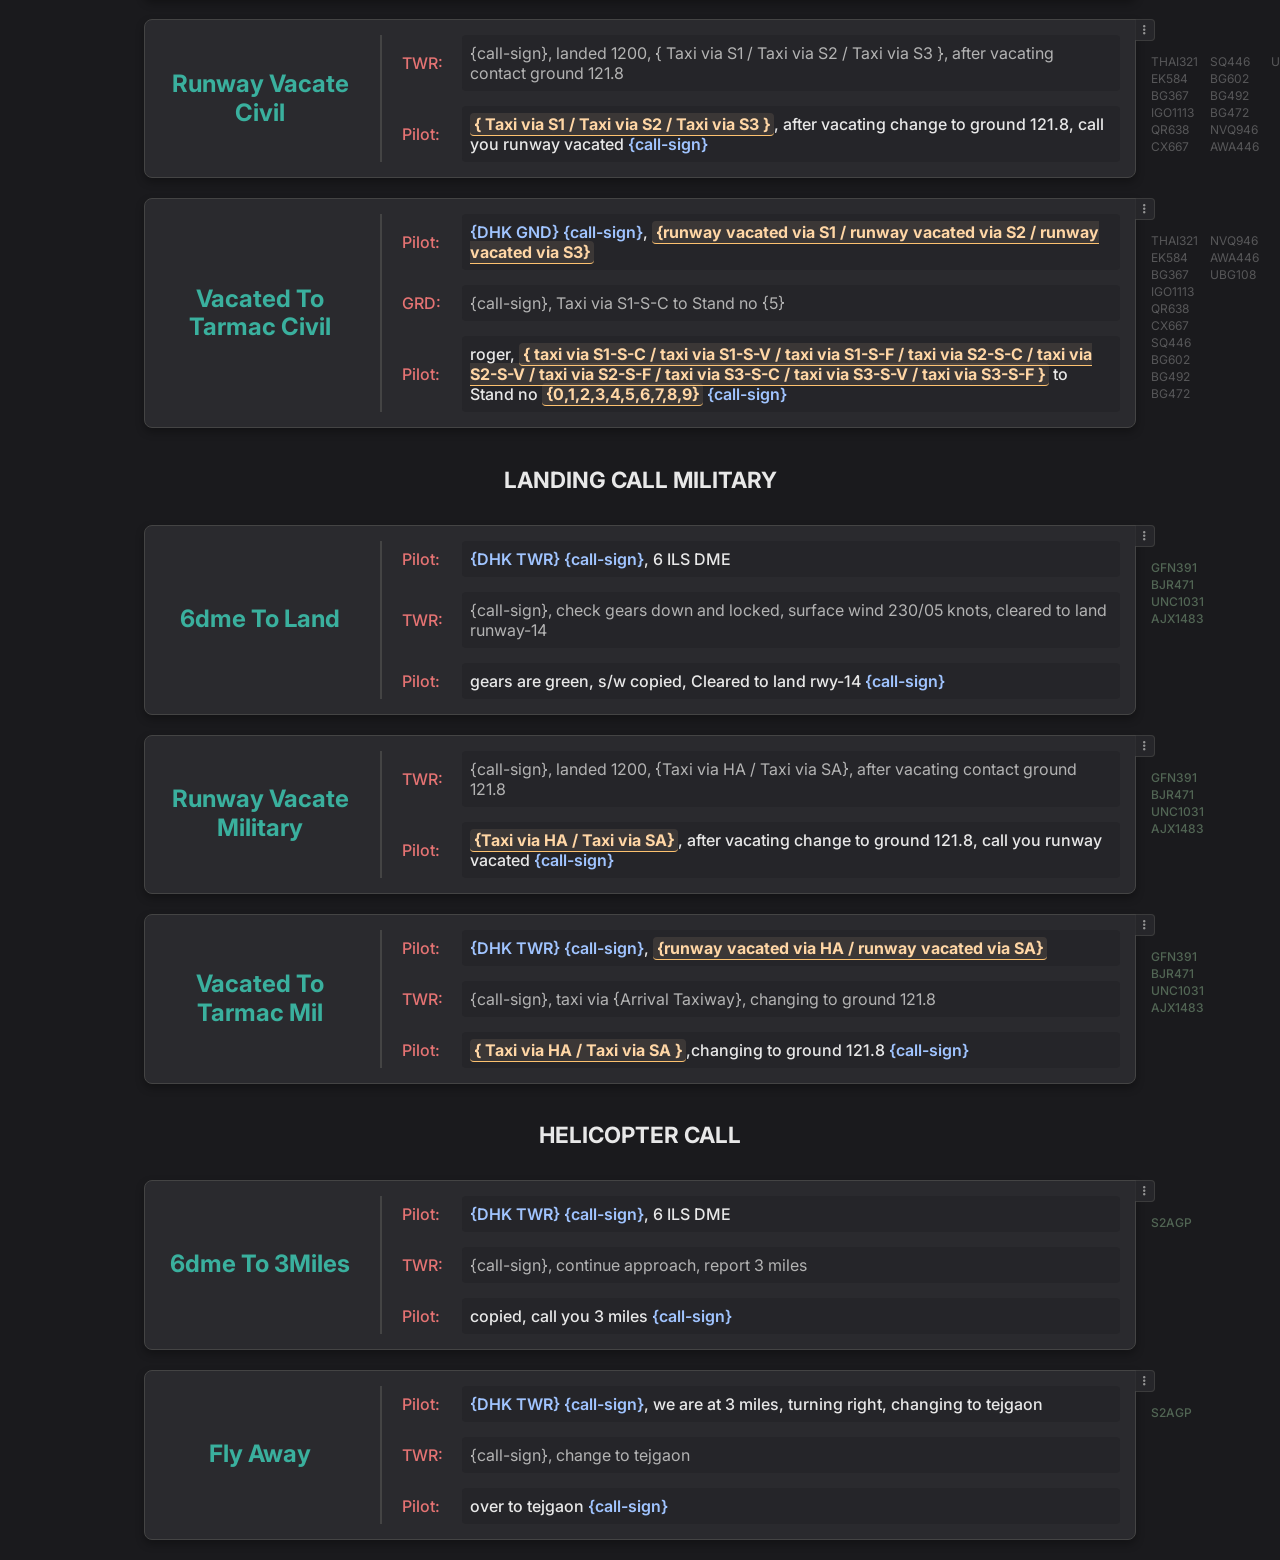
<file: pages/rt-call-v2.html>
<!DOCTYPE html>
<html lang="en">
<head>
    <meta charset="UTF-8">
    <meta name="viewport" content="width=device-width, initial-scale=1.0">
    <title>RT Call - V2</title>    
    <link rel="icon" href="../image/fav-icon.png" type="image/png">
    <link rel="stylesheet" href="https://cdnjs.cloudflare.com/ajax/libs/font-awesome/6.0.0-beta3/css/all.min.css">
    <link rel="preconnect" href="https://fonts.googleapis.com">
    <link rel="preconnect" href="https://fonts.gstatic.com" crossorigin>
    <link href="https://fonts.googleapis.com/css2?family=Inter:wght@400;500;700&display=swap" rel="stylesheet">
    <link rel="stylesheet" href="../css/rt-call-style-v2.css">
</head>
<body>

    <div class="header-container">
        <h1>ATC Simulator - RT Calls (V2)</h1>
        <div class="header-btn-group">
            <button id="params-btn" title="View All Parameters"><i class="fa-solid fa-code"></i></button>
            <button id="help-btn" title="Recording Instructions"><i class="fa-solid fa-microphone"></i></button>
            <button id="print-btn" title="Print as PDF"><i class="fa-solid fa-print"></i></button>
        </div>
    </div>

    <div class="filter-container">
        <div class="filter-group">
            <label>Airport:</label>
            <button class="filter-btn active" data-filter-group="icao" data-filter-value="vghs">VGHS</button>
            <button class="filter-btn" data-filter-group="icao" data-filter-value="vgjr">VGJR</button>
        </div>
        <div class="filter-group">
            <label for="callsign-filter">Call Sign:</label>
            <div class="aircraft-select-wrapper">
                <select id="callsign-filter">
                    <option value="all">All</option>
                </select>
            </div>
        </div>
        <div class="filter-group">
            <label>Type:</label>
            <button class="filter-btn active" data-filter-group="type" data-filter-value="arrival">Arrival</button>
            <button class="filter-btn" data-filter-group="type" data-filter-value="departure">Departure</button>
            <button class="filter-btn" data-filter-group="type" data-filter-value="circuit">Circuit</button>
        </div>
        <div class="filter-group">
            <label>View:</label>
            <button id="toggle-callsigns-btn" class="filter-btn active" title="Show/Hide Call Signs beside cards">Show Call Signs</button>
        </div>
    </div>

    <div id="rt-call-container">
        <!-- RT Calls will be loaded here -->
    </div>

    <!-- Help/Instructions Popup -->
    <div class="popup-overlay" id="help-popup">
        <div class="popup-content">
            <h3>Voice-Over Recording Instructions</h3>
            <ul class="instruction-list">
                <li><strong>Environment Quality:</strong> Ensure the recording environment is as quiet and echo-free as possible. Eliminate background noise to guarantee clear, high-quality audio.</li>
                <li class="highlight-instruction"><strong>5-Second Silence Rule:</strong> Before starting a new set of RT calls (i.e., a new card), leave at least <strong>5 seconds of silence</strong>. This creates clean separation between different scenarios.</li>
                <li><strong>Standalone Delivery:</strong> Treat each line as a completely fresh and separate radio call. Avoid any conversational flow or carrying the tone over from the previous line. Start fresh every time.</li>
                <li class="highlight-instruction"><strong>Pause for Variables:</strong> For any text inside <code>{curly brackets}</code>, you must pause for about <strong>half a second (0.5s)</strong> both before and after reading the variable text. This is critical for editing.</li>
                <li><strong>Record Full Sentence Every Time:</strong> When a line contains a variable (e.g., <code>{QNH 1013}</code>), you must record the <strong>entire sentence</strong> for <strong>every variable call phrase</strong>. Do not record just the variable part. This applies to both the main RT calls and the parameter lists.</li>
                <li><strong>Clarity and Consistency:</strong> Enunciate every word clearly, especially the first and last words of a phrase. Maintain a consistent volume and a formal, professional tone throughout the entire recording session.</li>
                <li><strong>Recording Individual Digits:</strong> For parameters like <code>Time</code> or <code>Stand Number</code>, you must record each digit from <strong>0 to 9</strong> as a separate, standalone audio file. Say "Zero," "One," "Two," etc., with a clean start and end, no conversational flow. This allows us to create any number dynamically.</li>
            </ul>
        </div>
    </div>

    <!-- Parameters Popup -->
    <div class="popup-overlay" id="params-popup">
        <div class="popup-content">
            <h3>Parameters in Context</h3>
            <div id="params-content-container">
                <!-- Parameters will be loaded here -->
            </div>
        </div>
    </div>

    <!-- Container for printing RT calls, hidden by default -->
    <div id="print-rt-call-container"></div>

    <!-- Container for printing parameters, hidden by default -->
    <div id="print-params-container"></div>

    <!-- Container for printing instructions, hidden by default -->
    <div id="print-instructions-container"></div>


    <script>
        document.addEventListener('DOMContentLoaded', function () {
            const mainTitle = document.querySelector('h1');
            const container = document.getElementById('rt-call-container');
            const callsignFilter = document.getElementById('callsign-filter');
            let allRtCallData = []; // To store all fetched data
            let allParameters = {}; // To store parameter data
            let nonCivilCallsigns = new Set();

            async function fetchAllData() {
                const urlParams = new URLSearchParams(window.location.search);
                let icaoParam = urlParams.get('icao');

                // Default to 'vghs' if no parameter is provided
                if (!icaoParam || (icaoParam !== 'vghs' && icaoParam !== 'vgjr')) {
                    icaoParam = 'vghs';
                }

                const dataPath = `../data/rt-call-${icaoParam}`;

                // Update filter buttons based on URL param
                const icaoButtons = document.querySelectorAll('.filter-btn[data-filter-group="icao"]');
                icaoButtons.forEach(btn => {
                    btn.classList.remove('active');
                    if (btn.dataset.filterValue === icaoParam) {
                        btn.classList.add('active');
                    }
                });

                // Construct file names with the ICAO prefix
                const filesToFetch = [
                    `${dataPath}/${icaoParam}-arrival-call-data.json`,
                    `${dataPath}/${icaoParam}-departure-call-data.json`,
                    `${dataPath}/${icaoParam}-circuit-call-data.json`
                ];

                try {
                    const filePromises = filesToFetch.map(fileUrl => {
                        const type = fileUrl.split('/').pop().split('-')[1]; // 'arrival', 'departure', etc.
                        return fetch(fileUrl)
                            .then(res => {
                                if (!res.ok) return []; // If a file doesn't exist, return an empty array
                                return res.json().then(data => data.map(item => ({ ...item, type })));
                            })
                            .catch(() => []); // On network error, also return an empty array
                    });

                    // Also fetch the parameters file
                    const paramsPromise = fetch(`${dataPath}/${icaoParam}-parameter-data.json`)
                        .then(res => res.ok ? res.json() : {})
                        .catch(() => ({}));

                    const [results, paramsData] = await Promise.all([Promise.all(filePromises), paramsPromise]);
                    
                    allRtCallData = results.flat(); // Flatten the array of arrays
                    allParameters = paramsData; // Store parameters
                    populateCallsignFilter();
                    renderCalls();
                } catch (error) {
                    console.error('Error processing RT call data:', error);
                    container.innerHTML = '<p style="text-align:center;">Error: Could not process RT call data.</p>';
                }
            }

            function populateCallsignFilter() {
                const activeIcao = document.querySelector('.filter-btn[data-filter-group="icao"].active').dataset.filterValue;
                const callsignSelect = document.getElementById('callsign-filter');

                nonCivilCallsigns.clear();

                const callsignDataByIcao = {
                    vghs: {
                        "Civil International": ["THAI321", "EK584", "IGO1113", "BG367", "QR638", "CX667", "SQ446"],
                        "Civil Domestic": [ "BG602", "BG492", "BG472", "NVQ946", "AWA446", "UBG108" ],
                        "Military Transport": ["UNC1031", "AJX1483", ],
                        "Military Jet": ["GFN391", "BJR471"],
                        "Helicopter": ["S2AGP"]
                    },
                    vgjr: {
                        "Test Calls": ["TEST01", "TEST02", "TEST03", "TRAINER01"]
                    }
                };


                callsignSelect.innerHTML = '<option value="all">All</option>'; // Reset with "All" option

                const callsignGroups = callsignDataByIcao[activeIcao] || {};

                for (const groupName in callsignGroups) {
                    const optgroup = document.createElement('optgroup');
                    optgroup.label = groupName;

                    if (!groupName.toLowerCase().includes('civil')) {
                        callsignGroups[groupName].forEach(cs => nonCivilCallsigns.add(cs));
                    }

                    callsignGroups[groupName].forEach(callsign => {
                        const option = document.createElement('option');
                        option.value = callsign;
                        option.textContent = callsign;
                        optgroup.appendChild(option);
                    });

                    callsignSelect.appendChild(optgroup);
                }
            }

            function formatMessageWithVariables(message, activeCallsign) {
                // The activeCallsign here refers to the *selected filter value*, not necessarily the displayed one.
                // A list of variables that should have the subtle style.
                // We include "call-sign" as it's the generic placeholder when "All" is selected.
                const subtleVariables = ["Call Sign", "call-sign", "DHK TWR", "DHK GRD", "DHK GND", "JSR TWR", "JSR GRD"];

                return message.replace(/{([^}]+)}/g, (match, variableName) => {
                    // Trim the variable name to be safe
                    const trimmedVar = variableName.trim();

                    // Check if the variable name is in our subtle list
                    if (subtleVariables.includes(trimmedVar) || trimmedVar === activeCallsign) {
                        // Apply the subtle class
                        return `<span class="variable-subtle">${match}</span>`;
                    } else {
                        // Apply the high-contrast class for all other variables
                        return `<span class="variable-contrast">${match}</span>`;
                    }
                });
            }

            function renderCalls() {
                container.innerHTML = ''; // Clear previous results

                const activeType = document.querySelector('.filter-btn[data-filter-group="type"].active').dataset.filterValue;
                const activeIcao = document.querySelector('.filter-btn[data-filter-group="icao"].active').dataset.filterValue;
                const activeCallsign = callsignFilter.value;
                const showCallsigns = document.getElementById('toggle-callsigns-btn').classList.contains('active');

                // --- Update Main Title ---
                const displayType = activeType.charAt(0).toUpperCase() + activeType.slice(1);
                const callsignForTitle = (activeCallsign === 'all') ? 'call-sign' : activeCallsign;
                mainTitle.textContent = `${activeIcao.toUpperCase()} - {${callsignForTitle}} - ${displayType} - RT CALL`;
                // --- End Title Update ---

                const baseFilteredData = allRtCallData.filter(data => {
                    const typeMatch = data.type === activeType;
                    const icaoMatch = true; // ICAO is filtered by folder, so this is always true here.

                    // --- New Callsign Filtering Logic ---
                    let callsignMatch = false;
                    if (activeCallsign === 'all') {
                        callsignMatch = true; // Always show if "All" is selected.
                    } else {
                        // Only show if the call's list includes the active callsign.
                        callsignMatch = data.callsigns && data.callsigns.includes(activeCallsign);
                    }

                    return typeMatch && icaoMatch && callsignMatch;
                });

                // Group the filtered data by category
                const groupedByCategory = baseFilteredData.reduce((acc, call) => {
                    const category = call.category || 'Uncategorized';
                    if (!acc[category]) {
                        acc[category] = [];
                    }
                    acc[category].push(call);
                    return acc;
                }, {});

                // Get the unique categories while preserving the order from the source file
                const orderedCategories = [];
                const categorySet = new Set();
                baseFilteredData.forEach(call => {
                    const category = call.category || 'Uncategorized';
                    if (!categorySet.has(category)) {
                        categorySet.add(category);
                        orderedCategories.push(category);
                    }
                });

                if (orderedCategories.length === 0) {
                    container.innerHTML = '<p style="text-align:center;">No matching RT calls found.</p>';
                    return;
                }

                const createCard = (data, index) => {
                    const wrapper = document.createElement('div');
                    wrapper.className = 'rt-card-wrapper';

                    const card = document.createElement('div');
                    card.className = 'rt-card';

                    // Dynamically replace placeholders based on the selected airport
                    const processedCalls = data.calls.map(call => {
                        let { speaker, message } = call;
                        const genericCallsignRegex = /{call-sign}|{Call Sign}/gi;

                        if (activeIcao === 'vghs') {
                            message = message.replace(/{GRD}|{GND}/g, '{DHK GRD}').replace(/{TWR}/g, '{DHK TWR}');
                        } else if (activeIcao === 'vgjr') {
                            message = message.replace(/{GRD}|{GND}/g, '{JSR GRD}').replace(/{TWR}/g, '{JSR TWR}');
                        }
                        // Replace the generic placeholder with the active callsign.
                        // If 'all' is selected, use a generic placeholder text.
                        const callsignToDisplay = (activeCallsign === 'all') ? 'call-sign' : activeCallsign;
                        message = message.replace(genericCallsignRegex, `{${callsignToDisplay}}`); // This handles both {Call Sign} and {call-sign}

                        return { speaker, message: formatMessageWithVariables(message, activeCallsign) };
                    });

                    const dialogueRows = processedCalls.map(call => `
                        <div class="call-row" data-speaker="${call.speaker}">
                            <span class="speaker">${call.speaker}:</span>
                            <p class="call-text">${call.message || '...'}</p>
                        </div>
                    `).join('');

                    const descPopupId = `desc-popup-${index}`;

                    const callsignsHtml = data.callsigns && data.callsigns.length > 0
                        ? data.callsigns.map(cs => `<span class="popup-callsign-tag">${cs}</span>`).join('')
                        : '<span class="popup-callsign-tag na">Not yet assigned</span>';


                    card.innerHTML = `
                        <div class="details-btn-container">
                            <button class="details-btn" data-popup-target="#${descPopupId}" title="View Details">
                                <i class="fa-solid fa-ellipsis-vertical"></i>
                            </button>
                        </div>
                        <div class="phase-column" data-popup-target="#${descPopupId}" title="View Details">
                            <h2>${(data.phase || 'N/A').replace(/_/g, ' ')}</h2>
                        </div>
                        <div class="dialogue-column">${dialogueRows}</div>
                        <div class="popup-overlay" id="${descPopupId}">
                            <div class="popup-content">
                                <h3 style="text-transform: capitalize;">${(data.phase || 'Description').replace(/_/g, ' ')}</h3>
                                <p>${data.description || 'No description available.'}</p>
                                <h3 class="popup-section-header">Applicable Call Signs</h3>
                                <div class="popup-callsigns-container">
                                    ${callsignsHtml}
                                </div>
                            </div>
                        </div>
                    `;
                    
                    wrapper.appendChild(card);

                    if (showCallsigns && data.callsigns && data.callsigns.length > 0) {
                        const sidePanel = document.createElement('div');
                        sidePanel.className = 'rt-side-panel';
                        sidePanel.innerHTML = data.callsigns.map(cs => {
                            const className = nonCivilCallsigns.has(cs) ? 'military' : '';
                            return `<div class="${className}">${cs}</div>`;
                        }).join('');
                        wrapper.appendChild(sidePanel);
                    }

                    container.appendChild(wrapper);
                };

                let globalIndex = 0;
                orderedCategories.forEach(category => {
                    const categoryHeader = document.createElement('h3');
                    categoryHeader.className = 'category-header';
                    categoryHeader.textContent = category.toUpperCase();
                    container.appendChild(categoryHeader);

                    const callsInCategory = groupedByCategory[category];
                    callsInCategory.forEach(callData => {
                        createCard(callData, globalIndex++);
                    });
                });
            }

            function prepareRtCallsForPrint() {
                const printContainer = document.getElementById('print-rt-call-container');
                printContainer.innerHTML = ''; // Clear previous content

                const activeIcao = document.querySelector('.filter-btn[data-filter-group="icao"].active').dataset.filterValue;
                const activeCallsign = callsignFilter.value || 'call-sign';

                const callTypesToPrint = ['arrival', 'departure', 'circuit'];

                callTypesToPrint.forEach(callType => {
                    const callsignForTitle = (activeCallsign === 'all') ? 'call-sign' : activeCallsign;
                    const typeFilteredData = allRtCallData.filter(data => {
                        const typeMatch = data.type === callType;
                        let callsignMatch = true;
                        if (activeCallsign !== 'all') {
                            callsignMatch = data.callsigns && data.callsigns.includes(activeCallsign);
                        }
                        return typeMatch && callsignMatch;
                    });

                    if (typeFilteredData.length > 0) {
                        // Add a main header for the call type (e.g., "Arrival Calls")
                        const typeHeader = document.createElement('h1');
                        
                        // --- Create dynamic page title for print ---
                        const displayType = callType.charAt(0).toUpperCase() + callType.slice(1);
                        const pageTitle = `${activeIcao.toUpperCase()} - {${callsignForTitle}} - ${displayType} - RT CALL`;
                        typeHeader.textContent = pageTitle;
                        // --- End title creation ---

                        // Start each new section on a new page
                        typeHeader.style.pageBreakBefore = 'always'; 
                        if (callType === 'arrival') {
                            typeHeader.style.pageBreakBefore = 'auto'; // Don't break before the very first one
                        }
                        printContainer.appendChild(typeHeader);

                        const groupedByCategory = typeFilteredData.reduce((acc, call) => {
                            const category = call.category || 'Uncategorized';
                            if (!acc[category]) acc[category] = [];
                            acc[category].push(call);
                            return acc;
                        }, {});

                        const orderedCategories = [];
                        const categorySet = new Set();
                        typeFilteredData.forEach(call => {
                            const category = call.category || 'Uncategorized';
                            if (!categorySet.has(category)) {
                                categorySet.add(category);
                                orderedCategories.push(category);
                            }
                        });

                        orderedCategories.forEach(category => {
                            const categoryHeader = document.createElement('h3');
                            categoryHeader.className = 'category-header';
                            categoryHeader.textContent = category.toUpperCase();
                            printContainer.appendChild(categoryHeader);

                            groupedByCategory[category].forEach(data => {
                                const card = document.createElement('div');
                                card.className = 'rt-card';

                                const processedCalls = data.calls.map(call => {
                                    let { speaker, message } = call;
                                    const callsignRegex = /{call-sign}|{Call Sign}/gi;
                                    if (activeIcao === 'vghs') {
                                        message = message.replace(/{GRD}|{GND}/g, '{DHK GRD}').replace(/{TWR}/g, '{DHK TWR}');
                                    } else if (activeIcao === 'vgjr') {
                                        message = message.replace(/{GRD}|{GND}/g, '{JSR GRD}').replace(/{TWR}/g, '{JSR TWR}');                                        
                                    }
                                    const callsignToDisplay = (activeCallsign === 'all') ? 'call-sign' : activeCallsign;
                                    message = message.replace(callsignRegex, `{${callsignToDisplay}}`); // Replace both placeholders
                                    return { speaker, message };
                                });

                                const dialogueRows = processedCalls.map(call => `
                                    <div class="call-row" data-speaker="${call.speaker}">
                                        <span class="speaker">${call.speaker}:</span>
                                        <p class="call-text">${call.message || '...'}</p>
                                    </div>`).join('');

                                card.innerHTML = `<div class="dialogue-column">${dialogueRows}</div>`;
                                printContainer.appendChild(card);
                            });
                        });
                    }
                });
            }

            async function renderParametersPopup() {
                const paramsContainer = document.getElementById('params-content-container');
                const paramsData = allParameters; // Use stored parameters
                if (Object.keys(paramsData).length === 0) {
                    paramsContainer.innerHTML = '<p>No parameters loaded.</p>';
                    return;
                }

                const activeCallsign = (callsignFilter.value === 'all') ? 'call-sign' : callsignFilter.value;
                let html = '';
                const callsignRegex = /{Call Sign}/gi;
                for (const key in paramsData) {
                    if (key === 'Call Sign') continue; // Skip call sign as it's used in the sentence

                    html += `<div class="param-group"><h4>${key}</h4>`;
                    const param = paramsData[key];
                    const prefix = param.prefix || '';
                    const suffix = param.suffix || '';

                    const sentences = param.values.map(value => {
                        const callsignPlaceholder = `{${activeCallsign}}`;                        

                        const phoneticReplace = (str) => {
                            return str.replace(/-/g, ' - ')
                                      .replace(/SA/g, 'South Alpha').replace(/HA/g, 'Hotel Alpha')
                                      .replace(/S1/g, 'Sierra One').replace(/S2/g, 'Sierra Two').replace(/S3/g, 'Sierra Three')
                                      .replace(/C/g, 'Charlie').replace(/F/g, 'Foxtrot').replace(/V/g, 'Victor')
                                      .replace(/N2/g, 'November Two').replace(/N-A-P/g, 'North Alpha - Papa').replace(/N-A/g, 'North Alpha');
                        }
                        
                        const finalPrefix = prefix.replace(callsignRegex, callsignPlaceholder);
                        const finalSuffix = suffix.replace(callsignRegex, callsignPlaceholder);
                        const paramValue = (key.toLowerCase().includes('taxiway')) ? phoneticReplace(value) : value;

                        return `<p class="param-sentence"><span class="param-prefix">${finalPrefix}</span><span class="param-value">${paramValue}</span><span class="param-suffix">${finalSuffix}</span></p>`;
                    }).join('');

                    html += `<div class="param-sentences-box">${sentences}</div></div>`;
                }
                paramsContainer.innerHTML = html;
            }

            async function prepareParametersForPrint() {
                const printContainer = document.getElementById('print-params-container');
                printContainer.innerHTML = ''; // Clear previous content
                const paramsData = allParameters; // Use stored parameters
                if (Object.keys(paramsData).length === 0) return;
                
                const activeCallsign = (callsignFilter.value === 'all') ? 'call-sign' : callsignFilter.value;
                let html = '<h3>All Parameter Calls</h3>';
                const callsignRegex = /{call-sign}|{Call Sign}/gi;
                for (const key in paramsData) {
                    if (key === 'Call Sign') continue;

                    html += `<h4>${key}</h4>`;
                    const param = paramsData[key];
                    const prefix = param.prefix || '';
                    const suffix = param.suffix || '';

                    const sentences = param.values.map(value => {
                        const callsignPlaceholder = `{${activeCallsign}}`;                        
                        const phoneticReplace = (str) => {
                            return str.replace(/-/g, ' - ')
                            .replace(/SA/g, 'South Alpha').replace(/HA/g, 'Hotel Alpha')
                            .replace(/S1/g, 'Sierra One').replace(/S2/g, 'Sierra Two').replace(/S3/g, 'Sierra Three')
                            .replace(/C/g, 'Charlie').replace(/F/g, 'Foxtrot').replace(/V/g, 'Victor')
                            .replace(/N2/g, 'November Two').replace(/N-A-P/g, 'North Alpha - Papa').replace(/N-A/g, 'North Alpha');
                        }

                        const finalPrefix = prefix.replace(callsignRegex, callsignPlaceholder);
                        const finalSuffix = suffix.replace(callsignRegex, callsignPlaceholder);
                        const paramValue = (key.toLowerCase().includes('taxiway')) ? phoneticReplace(value) : value;
                        const sentence = `<span class="print-param-prefix">${finalPrefix}</span><strong>${paramValue}</strong><span class="print-param-suffix">${finalSuffix}</span>`;
                        return `<p>${sentence}</p>`;
                    }).join('');

                    html += sentences;
                }
                printContainer.innerHTML = html;
            }

            function prepareInstructionsForPrint() {
                const printContainer = document.getElementById('print-instructions-container');
                const instructionsContent = document.querySelector('#help-popup .popup-content').innerHTML;
                printContainer.innerHTML = instructionsContent;
            }

            function setupEventListeners() {
                // Use event delegation for filter buttons
                document.querySelector('.filter-container').addEventListener('click', (e) => {
                    if (e.target.matches('.filter-btn[data-filter-group]')) {
                        const btn = e.target;
                        const group = btn.dataset.filterGroup;
                        
                        // If an ICAO button is clicked, reload the page with the new parameter
                        if (group === 'icao') {
                            const icaoValue = btn.dataset.filterValue;
                            window.location.search = `?icao=${icaoValue}`;
                            return; // Stop further execution as the page will reload
                        }

                        document.querySelectorAll(`.filter-btn[data-filter-group="${group}"]`).forEach(b => b.classList.remove('active'));
                        btn.classList.add('active');

                        renderCalls();
                    }
                });

                callsignFilter.addEventListener('change', renderCalls);

                document.getElementById('toggle-callsigns-btn').addEventListener('click', function() {
                    this.classList.toggle('active');
                    renderCalls();
                });

                // Event delegation for popups
                document.body.addEventListener('click', function(e) {
                    if (e.target.matches('.phase-column, .phase-column *, .details-btn, .details-btn *')) {
                        const btn = e.target.closest('.phase-column, .details-btn');
                        const popup = document.querySelector(btn.dataset.popupTarget);
                        if (popup) popup.classList.add('visible');
                    }
                    if (e.target.matches('.popup-overlay')) {
                        e.target.classList.remove('visible');
                    }
                });
            }

            document.getElementById('print-btn').addEventListener('click', async () => {
                await prepareRtCallsForPrint(); // Prepare the full RT call list for printing
                await prepareParametersForPrint(); // Wait for parameters to be ready
                prepareInstructionsForPrint(); // Prepare instructions
                window.print(); // Then open the print dialog
            });

            document.getElementById('help-btn').addEventListener('click', () => {
                document.getElementById('help-popup').classList.add('visible');
            });

            document.getElementById('params-btn').addEventListener('click', () => {
                renderParametersPopup(); // Re-render with latest callsign
                document.getElementById('params-popup').classList.add('visible');
            });

            // Initial Load
            fetchAllData().then(setupEventListeners);
        });
    </script>

</body>
</html>
</file>
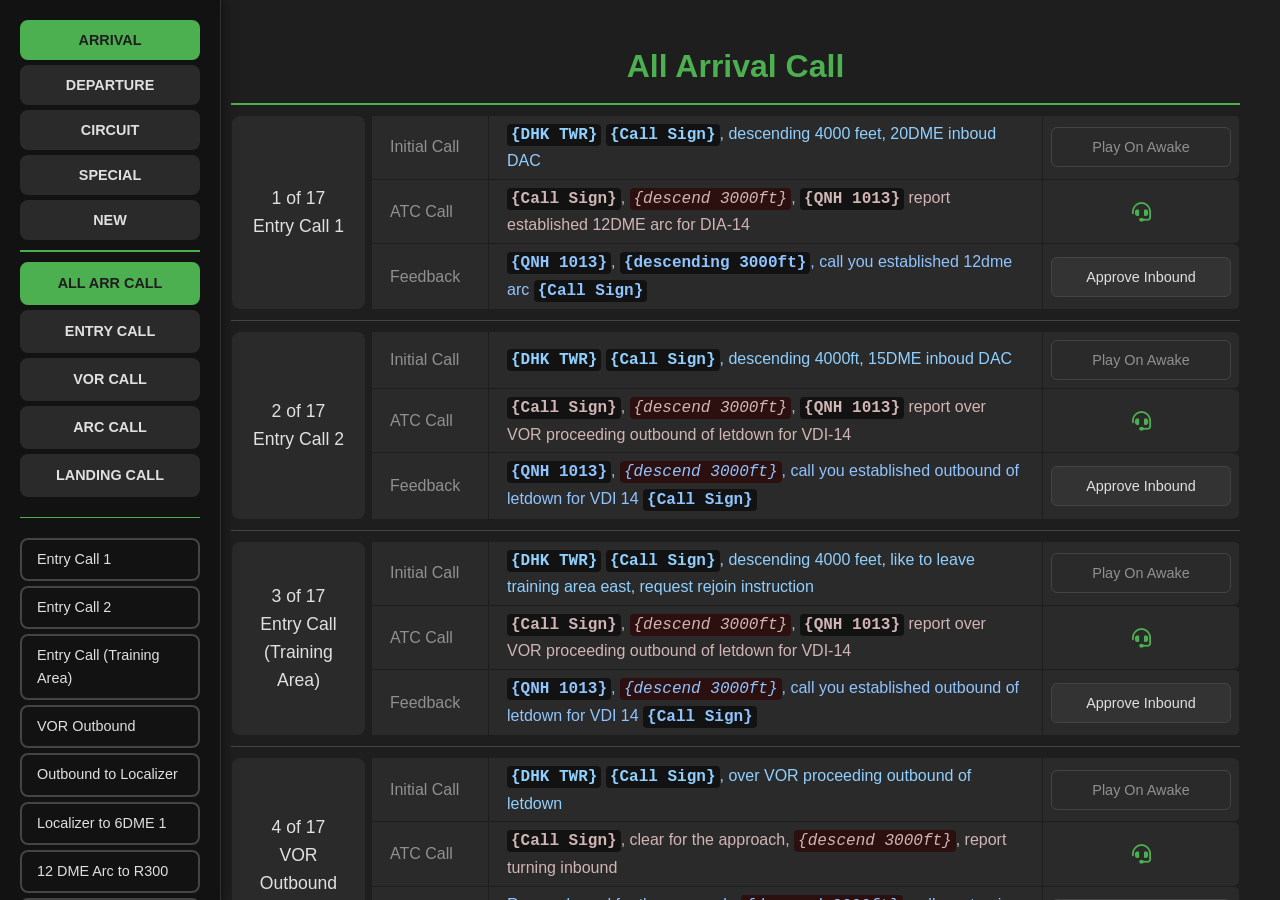
<file: pages/rt-call.html>
<!DOCTYPE html>
<html lang="en">
<head>
    <meta charset="UTF-8">
    <meta name="viewport" content="width=device-width, initial-scale=1.0">    
    <title>RT Call Log</title>    
    <link rel="icon" href="../image/fav-icon.png" type="image/png">
    <link rel="stylesheet" href="../css/global-styles.css">
    <link rel="stylesheet" href="../css/rt-call-style.css">
    <link rel="stylesheet" href="https://cdnjs.cloudflare.com/ajax/libs/font-awesome/6.0.0-beta3/css/all.min.css">
</head>
<body>
    <div class="page-container">
        <aside id="nav-panel">
            <div id="category-filter-container"></div>
            <div id="phase-list-container"></div>
        </aside>
        <main class="main-content">
            <h1>Dynamic Title Here</h1>
            <div class="communication-table-container">
            </div>
        </main>
    </div>
    <script src="../js/rt-call-script.js"></script>
</body>
</html>
</file>
<file: css/global-styles.css>
/*
 * global-styles.css
 * This file contains the primary color palette and CSS variables for the entire application.
 * By defining colors here, we can ensure a consistent theme and make it easy to modify in one place.
 */

:root {
  /* ======================== */
  /* Primary Color Palette    */
  /* ======================== */

  /* Surface and Background Colors */
  --color-background-darkest: #121212;  /* Main body background */
  --color-background-dark: #1e1e1e;     /* Component and card backgrounds */
  --color-background-light: #222222;    /* Slightly lighter shades, for footers or sidebars */
  --color-background-medium: #2a2a2a;   /* For elements that need to stand out from cards */
  
  /* Text and Foreground Colors */
  --color-text-primary: #e0e0e0;       /* Main text color */
  --color-text-secondary: #909090;     /* A less focused, but still readable color */
  --color-text-on-accent: #1e1e1e;      /* Dark text on a light accent color */
  
  /* Accent and Interactive Colors */
  --color-accent-green: #4CAF50;        /* The bright green used for icons */
  --color-accent-blue: #90d0ff;         /* For links or secondary highlights */
  --color-accent-light-blue: #d1b5b5;   /* ATC call color */
  
  /* Border and Divider Colors */
  --color-border-subtle: #333333;       /* Subtle borders, for cards and containers */
  --color-border-strong: #444444;       /* More pronounced borders or separators */
}
</file>
<file: css/home-page-style.css>
/* ======================== */
/* Global Styles          */
/* ======================== */
body {
    font-family: Arial, sans-serif;
    background-color: var(--color-background-darkest);
    color: var(--color-text-primary);
    padding: 20px;
    margin: 0;
    padding-bottom: 60px;
}

/* ======================== */
/* Header and Heading     */
/* ======================== */
.main-heading {
    text-align: center;
    color: var(--color-text-primary);
    margin-bottom: 40px;
    font-size: 2.5em;
    font-weight: bold;
}

/* ======================== */
/* Card Grid Layout       */
/* ======================== */
.container {
    display: grid;
    grid-template-columns: repeat(3, 1fr);
    gap: 20px;
    max-width: 920px;
    margin: 0 auto;
}

/* ======================== */
/* Individual Card Styling */
/* ======================== */
.card {
    background-color: var(--color-background-dark);
    border: 1px solid var(--color-border-subtle);
    border-radius: 8px;
    padding: 40px;
    box-shadow: 0 4px 8px rgba(0, 0, 0, 0.3);
    text-align: center;
    transition: transform 0.3s ease, box-shadow 0.3s ease;
}

.card:hover {
    transform: translateY(-5px);
    box-shadow: 0 8px 16px rgba(0, 0, 0, 0.4);
}

.icon-box {
    font-size: 3.5em;
    color: var(--color-accent-green);
    margin-bottom: 10px;
}

.title-box h3 {
    margin: 0;
    font-size: 1.2em;
    color: var(--color-text-primary);
}

.card-link {
    text-decoration: none;
    color: inherit;
}

/* ======================== */
/* Footer Styling         */
/* ======================== */
footer {
    position: fixed;
    bottom: 0;
    left: 0;
    width: 100%;
    background-color: var(--color-background-light);
    padding: 15px 0;
    text-align: center;
    color: var(--color-text-primary);
}

/* ======================== */
/* Responsiveness         */
/* ======================== */
@media (max-width: 768px) {
    .container {
        grid-template-columns: 1fr;
    }
}
</file>
<file: css/rt-call-style-v2.css>
:root {
    --primary-bg: #1a1a1d;
    --secondary-bg: #252529;
    --card-bg: #2a2a2e;
    --header-bg: #1f1f22;
    --border-color: #444;
    --text-primary: #e8e8e8;
    --text-secondary: #b3b3b3;
    --accent-color: #ad9bf8; /* Main title purple from image */
    --accent-hover: #bb86fc; /* Active button purple from image */
    --phase-color: #3ab09e; /* A balanced cyan for labels/phases */
    --phase-color-highlight: #45d3bb; /* A brighter cyan for icons */
    --speaker-pilot-color: #e57373; /* Pilot speaker red from image */
    --param-prefix-color: #8a9099; /* A neutral gray for sentence prefixes */
    --param-value-color: #e8e8e8; /* The main text color for the parameter itself */
    --param-suffix-color: #b3b3b3; /* A secondary gray for sentence suffixes */
    --variable-color: #b4cff0; /* A lighter blue, closer to the text color */
    --pilot-text-color: #e8e8e8; /* Brighter text for pilot */
    --atc-text-color: #b3b3b3;  /* Dimmer text for ATC */
    --font-family: 'Inter', sans-serif;
}

body {
    font-family: var(--font-family);
    background-color: var(--primary-bg);
    color: var(--text-primary);
    margin: 0;
    padding: 20px;
    -webkit-font-smoothing: antialiased;
    -moz-osx-font-smoothing: grayscale;
}

.header-container {
    display: flex;
    justify-content: center; /* Center the h1 */
    align-items: center;
    margin: 0 auto 20px auto;
    width: 80%;
    max-width: 1200px;
    position: relative; /* New positioning context */
}
h1 {
    color: var(--accent-hover);
    /* text-align is already center, which is good */
    margin: 0; /* Remove default margins to help with centering */
}

.category-header {
    /* Restore font size and reduce vertical margins for a compact layout */
    margin-top: 0.8em;  /* Further reduced for a more compact view */
    margin-bottom: 0.5em; /* Reduced from 0.8em */
    font-size: 1.4em; /* Increase font size for better visibility */
}

/* Set a fixed width for the phase column and prevent it from shrinking */
.phase-column {
    width: 200px; /* Adjust this value as needed */
    flex-shrink: 0;
}
/* --- Filter Styles --- */
.filter-container {
    background-color: var(--secondary-bg);    
    padding: 15px; /* Reduced padding */
    border-radius: 8px;
    margin: 0 auto 25px auto;
    display: flex;
    flex-wrap: wrap;
    gap: 15px; /* Reduced gap */
    justify-content: center;
    align-items: center;
    width: 80%;
    max-width: 1200px;
    border: 1px solid var(--border-color);
}

.filter-group {
    display: flex;
    align-items: center;
    gap: 10px;
}

.filter-group label {
    font-weight: bold;
    color: var(--phase-color);
}

.filter-btn {
    background-color: var(--card-bg);
    color: var(--text-primary);
    border: 1px solid var(--border-color);
    padding: 8px 15px; /* Reduced padding */
    border-radius: 5px;
    cursor: pointer;
    transition: all 0.2s ease;
    font-size: 0.9em; /* Reduced font size */
    font-weight: 500;
}

/* Ensure the type filter buttons have a uniform width */
.filter-btn[data-filter-group="type"] {
    min-width: 110px;
}

.filter-btn:hover {
    background-color: var(--border-color);
}

.filter-btn.active {
    background-color: var(--accent-hover);
    color: var(--primary-bg);
    border-color: var(--accent-hover);
}

/* Style for the aircraft dropdown to make it wider and match the theme */
#callsign-filter {
    min-width: 150px; /* Give the dropdown a minimum width */
    padding: 8px 10px; /* Reduced padding */
    border-radius: 5px;
    background-color: var(--card-bg);
    color: var(--text-primary);
    border: 1px solid var(--border-color);
    cursor: pointer;
    font-size: 0.9em; /* Match button font size */
}

/* Style for the optgroup labels (e.g., CIVIL, Military Jet) */
#callsign-filter optgroup {
    font-weight: 700;
    font-style: normal; /* Remove italics for a cleaner look */
    text-transform: uppercase;
    color: var(--text-secondary); /* Use a subtle color for the header */
    background-color: var(--card-bg); /* Provides a subtle background in some browsers */
    font-size: 0.9em;
}

/* Custom styling for the aircraft dropdown arrow */
.aircraft-select-wrapper {
    position: relative;
    display: inline-block;
}

#rt-call-container {
    display: flex;    
    flex-direction: column; /* Stack cards vertically */
    gap: 20px;
    align-items: center; /* Center cards horizontally */
}

.rt-card-wrapper {
    width: 80%; /* Use more width */
    max-width: 1200px; /* Set a max-width for very large screens */
    position: relative;
    display: flex;
    justify-content: center;
}

.rt-card {
    background-color: var(--card-bg);
    border: 1px solid var(--border-color);
    border-radius: 8px 0 8px 8px; /* Square off top-right corner to align with button */
    padding: 15px;
    box-shadow: 0 4px 8px rgba(0,0,0,0.3);
    position: relative; /* This is crucial for positioning the tags */
    display: flex; /* Enable flexbox for two-column layout */
    gap: 20px;
    align-items: stretch; /* Make columns equal height */
    width: 100%; /* Fill the wrapper */
}

.rt-side-panel {
    position: absolute;
    left: 100%;
    top: 0;
    bottom: 0;
    padding-left: 15px;
    padding-top: 35px; /* Clear the details button */
    padding-bottom: 15px;
    width: 300px;
    font-size: 0.75em;
    color: var(--text-secondary);
    opacity: 0.4;
    display: flex;
    flex-direction: column;
    flex-wrap: wrap;
    align-content: flex-start;
    gap: 2px 12px;
    pointer-events: none; /* Allow clicks to pass through */
    user-select: none;
}

.rt-side-panel .military {
    color: #a5d6a7; /* Muted green for military/non-civil call signs */
    font-weight: 500;
}

.phase-column h2 {
    margin-top: 0;
    color: var(--phase-color);
    text-transform: capitalize;
}

.phase-column .meta-info {
    font-size: 0.9em;
    color: var(--text-secondary);
    margin: 5px 0;
}

.dialogue-column {
    flex-grow: 1; /* The right column takes the remaining space */
    display: flex;
    flex-direction: column;
    gap: 15px;
}

.call-row {
    display: flex;
    align-items: center;
    gap: 10px;
}

.call-row .speaker {
    color: var(--text-secondary);
    min-width: 50px; /* Align the call text */
}

.call-row[data-speaker="Pilot"] .speaker,
.call-row[data-speaker="TWR"] .speaker,
.call-row[data-speaker="GRD"] .speaker {
    color: var(--speaker-pilot-color);
    font-weight: 500;
}

.call-row .call-text {
    margin: 0;
    font-family: var(--font-family);
    background-color: var(--secondary-bg);
    padding: 8px;
    border-radius: 4px;
    flex-grow: 1;
}

/* More focus for Pilot calls */
.call-row[data-speaker="Pilot"] .call-text {
    color: var(--pilot-text-color); /* Brighter color */
    font-weight: 500; /* Slightly bolder font */
}

/* Less focus for ATC calls */
.call-row[data-speaker="TWR"] .call-text,
.call-row[data-speaker="GRD"] .call-text {
    color: var(--atc-text-color); /* Dimmer color */
    font-weight: 400; /* Regular font weight */
}

/* Style for variables inside pilot call text */
/* Style 1: Subtle color for Call Signs and ATC Types (ONLY for Pilot) */
.call-row[data-speaker="Pilot"] .variable-subtle {
    color: #a0c4ff; /* A slightly different, muted blue for identifiers */
    font-weight: 600;
}

/* Style 2: High-contrast color for other variables (ONLY for Pilot) */
.call-row[data-speaker="Pilot"] .variable-contrast {
    color: #ffd6a5; /* A warm, attention-grabbing orange/yellow */
    font-weight: 700;
    background-color: rgba(255, 214, 165, 0.1); /* A very faint highlight */
    padding: 1px 4px;
    border-radius: 4px;
    border-bottom: 1px solid #fdc270;
}
.call-row[data-speaker="Pilot"] .call-text .call-variable {
    color: var(--variable-color);
    font-weight: 700;
}

/* --- Popup Styles --- */

.description-btn {
    font-size: 0.7em;
    font-weight: 500;
    color: var(--text-secondary);
    background-color: transparent;
    padding: 4px 8px;
    border-radius: 4px 0 0 4px; /* Rounds the left-side corners */
    border: 1px solid var(--border-color);
    border-right: none; /* Remove the border that would be against the card */
    cursor: pointer;
    opacity: 0.8;
    transition: all 0.2s ease;
}

.description-btn:hover {
    opacity: 1;
    background-color: var(--secondary-bg);
    color: var(--accent-hover);
}

.description-btn i { font-size: 1em; }

.popup-overlay {
    position: fixed;
    top: 0;
    left: 0;
    width: 100%;
    height: 100%;
    background-color: rgba(0, 0, 0, 0.7);
    z-index: 1000;
    display: flex;
    justify-content: center;
    align-items: center;
    visibility: hidden;
    opacity: 0;
    transition: opacity 0.3s ease, visibility 0.3s ease;
}

.popup-overlay.visible {
    visibility: visible;
    opacity: 1;
}

.popup-content {
    background-color: var(--card-bg);
    padding: 25px;
    border-radius: 8px;
    box-shadow: 0 5px 15px rgba(0,0,0,0.5);
    width: 90%;
    max-width: 400px;
    position: relative;
    transform: scale(0.9);
    transition: transform 0.3s ease;
}

.popup-overlay.visible .popup-content {
    transform: scale(1);
}

.popup-content h3, #help-popup .popup-content h3 {
    margin-top: 0;
    color: var(--accent-color);
    border-bottom: 1px solid var(--border-color);
    padding-bottom: 10px;
}

/* Style for the second header inside the merged popup */
.popup-content .popup-section-header {
    color: var(--accent-color);
    border-bottom: 1px solid var(--border-color);
    padding-bottom: 10px;
    margin-top: 20px; /* Add space above the new section */
}

/* Specific styles for the help popup to make it larger */
#help-popup .popup-content {
    max-width: 700px; /* Increased width */
}

/* Styles for the instruction list in the help popup */
.popup-content .instruction-list {
    text-align: left;
    padding-left: 0;
    display: block;
    list-style-type: disc; /* Use standard disc bullets */
    padding-left: 20px; /* Add space for the bullets */
}

.popup-content .instruction-list li {
    margin-bottom: 15px;
    line-height: 1.5;
    text-align: justify;
}

.popup-content .instruction-list li.highlight-instruction {
    background-color: rgba(255, 214, 165, 0.1); /* Warm highlight background */
    border-left: 3px solid #ffd6a5; /* Matching border color */
    padding: 10px;
    border-radius: 0 4px 4px 0;
}

.popup-content .instruction-list code {
    background-color: var(--secondary-bg);
    padding: 2px 5px;
    border-radius: 4px;
    font-family: monospace;
    color: var(--accent-color);
}

.popup-content p {
    text-align: justify;
    line-height: 1.6;
}

.phase-column {
    border-right: 2px solid var(--border-color);
    padding-right: 20px;
    text-align: center;
    display: flex;
    flex-direction: column;
    justify-content: center; /* Vertically center the content */
    align-items: center;
    cursor: pointer;
}

/* --- New Call Sign Tags in Popup --- */
.popup-callsigns-container {
    display: flex;
    flex-wrap: wrap;
    gap: 8px;
    margin-top: 10px;
}

.popup-callsign-tag {
    background-color: var(--secondary-bg);
    padding: 6px 12px;
    border-radius: 15px; /* Pill shape */
    font-size: 0.9em;
    font-weight: 500;
    color: var(--text-primary);
    border: 1px solid var(--border-color);
    white-space: nowrap;
}

.popup-callsign-tag.na {
    color: var(--text-secondary);
    font-style: italic;
}
.phase-column h2 {
    margin: 0; /* Remove default margins to allow perfect centering */
    word-wrap: break-word; /* For older browsers */
    overflow-wrap: break-word; /* Standard property */
    white-space: normal; /* Ensure text can wrap */
    line-height: 1.2; /* Adjust line height for wrapped text */
    hyphens: auto; /* Optional: helps break long words */
}

/* Container for the details button */
.details-btn-container {
    position: absolute;
    top: -1px; /* Align perfectly with the card's top border */
    right: 0; /* Align to the right edge of the card */
    transform: translateX(100%); /* Push the container just outside the card's boundary */
    display: flex;
    flex-direction: column;
    gap: 6px;
    align-items: flex-start; /* This will left-align the tag */
}

/* Renamed from .description-btn */
.details-btn {
    font-size: 0.7em;
    font-weight: 500;
    color: var(--text-secondary);
    background-color: var(--card-bg);
    padding: 4px 8px;
    border-radius: 0 4px 4px 0; /* Rounds the right-side corners */
    border: 1px solid var(--border-color);
    border-left: none; /* Remove the border that would be against the card */
    cursor: pointer;
    opacity: 0.8;
    transition: all 0.2s ease;
}

.details-btn:hover {
    opacity: 1;
    background-color: var(--secondary-bg);
    color: var(--accent-hover);
}

.details-btn i {
    font-size: 1em;
}

.aircraft-select-wrapper::after {
    content: '\f078'; /* Font Awesome down-chevron icon */
    font-family: 'Font Awesome 6 Free';
    font-weight: 900;
    position: absolute;
    right: 12px;
    top: 50%;
    transform: translateY(-50%);
    pointer-events: none; /* Allows clicks to pass through to the select */
    color: var(--text-secondary);
}

/* Remove default appearance and add space for custom arrow on both dropdowns */
#callsign-filter {
    -webkit-appearance: none;
    -moz-appearance: none;
    appearance: none;
    padding-right: 30px;
}
/* --- Parameter Popup Styles --- */
#params-popup .popup-content {
    max-width: 800px; /* Wider popup for sentences */
    max-height: 80vh; /* Limit height and allow scrolling */
    overflow-y: auto;
}

.param-group {
    margin-bottom: 25px;
}

.param-group h4 {
    color: var(--accent-hover);
    border-bottom: 1px solid var(--border-color);
    padding-bottom: 8px;
    margin-bottom: 12px;
    text-transform: uppercase;
}

.param-sentences-box {
    background-color: var(--secondary-bg);
    border-radius: 6px;
    padding: 15px;
}

.param-sentence {
    margin: 0 0 8px 0;
    line-height: 1.5;
}

.param-sentence .param-prefix {
    color: var(--param-prefix-color);
}

.param-sentence .param-value {
    color: var(--param-value-color);
    font-weight: 500;
}

.param-sentence .param-suffix {
    color: var(--param-suffix-color);
}

/* Custom Scrollbar for Popups */
.popup-content::-webkit-scrollbar {
    width: 8px;
}

.popup-content::-webkit-scrollbar-track {
    background: var(--secondary-bg);
    border-radius: 4px;
}

.popup-content::-webkit-scrollbar-thumb {
    background-color: var(--border-color);
    border-radius: 4px;
}

/* Custom Scrollbar for Call Sign Dropdown */
#callsign-filter::-webkit-scrollbar {
    width: 10px;
}

#callsign-filter::-webkit-scrollbar-track {
    background: var(--secondary-bg);
}

#callsign-filter::-webkit-scrollbar-thumb {
    background-color: var(--border-color);
    border-radius: 5px;
}

/* Hide the print-only container by default */
#print-params-container { display: none; }
#print-rt-call-container { display: none; }
#print-instructions-container { display: none; }

/* --- Print Styles --- */
#print-btn {
    background-color: var(--card-bg);
    color: var(--phase-color-highlight);
    border: none;
    /* Adjust padding for an icon-only button */
    padding: 8px 10px;
    width: 40px;
    height: 40px;
    font-size: 1.2em;
    border-radius: 5px;
    cursor: pointer;
}
/* Group for header buttons */
.header-btn-group {
    position: absolute;
    right: 0;
    display: flex;
    gap: 10px;
}

/* Style for the new parameters button */
#params-btn {
    background-color: var(--card-bg);
    color: var(--phase-color-highlight);
    border: none;
    padding: 8px 10px;
    width: 40px;
    height: 40px;
    font-size: 1.2em;
    border-radius: 5px;
    cursor: pointer;
    transition: background-color 0.3s;
}

/* Style for the new help button */
#help-btn {
    background-color: var(--card-bg);
    color: var(--phase-color-highlight);
    border: none;
    padding: 8px 10px;
    width: 40px;
    height: 40px;
    font-size: 1.2em;
    border-radius: 5px;
    cursor: pointer;
    transition: background-color 0.3s;
}

#print-btn:hover {
    background-color: var(--border-color);
}

#params-btn:hover {
    background-color: var(--border-color);
}

#help-btn:hover {
    background-color: var(--border-color);
}

@media print {
    body {
        /* Use a slightly smaller font size for better density */
        font-size: 9pt;
        font-family: -apple-system, BlinkMacSystemFont, "Segoe UI", Roboto, Helvetica, Arial, sans-serif;
        background-color: #fff;
        color: #000;
    }
    .header-container, .filter-container, .header-btn-group, .action-btn-group, .popup-overlay { display: none !important; }
    /* Style for major section titles (e.g., "VGJR - ... - Arrival - RT CALL") */
    h1 {
        font-size: 14pt;
        margin-bottom: 20px;
        padding-bottom: 5px;
        color: #000 !important;
        text-align: center;
        border-bottom: 2px solid #000; /* Bold separator for major sections */
    }
    .category-header { 
        font-size: 13pt;
        color: #000 !important; 
        text-align: center;
        margin-top: 20px; 
        margin-bottom: 2px; 
        border-bottom: 1px solid #ccc; /* Subtle separator for sub-sections */
    }
    .rt-card { 
        display: table; 
        width: 100%; 
        box-shadow: none; 
        border: none; 
        page-break-inside: avoid; padding: 0; 
        margin-bottom: 5px; /* Add a small margin between cards */
    }
    .phase-column, .dialogue-column { vertical-align: top; border: none; padding: 1px 5px; }
    .phase-column { display: none; }
    .dialogue-column { display: block; padding-left: 0; }
    .call-row { gap: 5px; padding: 1px 0; }
    .call-row .speaker,
    .call-row .call-text {
        font-size: 9pt;
        color: #000 !important;
        background: none;
        margin: 0;
        padding: 0;
        font-family: inherit; /* Ensure call text uses the body's print font */
        text-align: justify;
    }

    /* Reset variable color and weight for printing */
    .call-variable {
        color: inherit !important;
        font-weight: inherit !important;
    }

    /* Hide the on-screen container and show the print-specific one */
    #rt-call-container {
        display: none !important;
    }
    #print-rt-call-container { display: block !important; }

    /* Styles for the parameter list in the print version */
    #print-params-container {
        display: block !important; /* Show the container for printing */
        margin-top: 30px;
        page-break-before: always; /* Start parameters on a new page */
    }

    #print-params-container h3 {
        font-size: 14pt;        
        text-align: center;
        border-bottom: 2px solid #000;
        page-break-before: always; /* Ensure parameters start on a new page */
        padding-bottom: 5px;
        margin-bottom: 15px;
    }

    #print-params-container h4 {
        font-size: 12pt;        
        text-align: center;
        margin-top: 20px;
        margin-bottom: 8px;
        border-bottom: 1px solid #ccc;
        padding-bottom: 4px;
        text-transform: uppercase;
    }

    #print-params-container p {
        margin-top: 4px;
        margin-bottom: 4px;
    }

    /* Styles for instructions in print version */
    #print-instructions-container {
        display: block !important;
        page-break-before: always;
        margin-top: 30px;
    }

    #print-instructions-container h3 {
        font-size: 14pt;
        text-align: center;
        border-bottom: 2px solid #000;
        padding-bottom: 5px;
        margin-bottom: 15px;
        color: #000 !important;
    }

    #print-instructions-container ul {
        padding-left: 20px;
    }

    #print-instructions-container li {
        margin-bottom: 10px;
        font-size: 9pt;
        color: #000 !important;
        line-height: 1.4;
        text-align: justify;
    }
    
    #print-instructions-container code {
        background-color: transparent;
        border: 1px solid #ccc;
        padding: 1px 3px;
        color: #000;
    }
}
</file>
<file: css/rt-call-style.css>
/*
 * rt-call-style.css
 * This file contains all specific styles for the RT-Call application UI.
 * It is organized into a modular structure for clarity and easy maintenance.
 */

/* ====================================
    Module 1: Core Utilities and Layout
    Description: Defines the foundational styles for the entire page structure.
    ==================================== */

/* ====================================
    Module 1.1: Global Body and Container
    Description: Sets the base typography, colors, and the main layout container.
    ==================================== */
html, body {
    height: 100%;
    margin: 0;
    padding: 0;
    overflow: hidden;
}

body {
    font-family: -apple-system, BlinkMacSystemFont, "Segoe UI", Roboto, Helvetica, Arial, sans-serif;
    background-color: var(--color-background-darkest);
    color: var(--color-text-primary);
    line-height: 1.6;
    display: flex;
}

.page-container {
    background-color: var(--color-background-dark);
    box-shadow: 0 4px 20px rgba(0, 0, 0, 0.4);
    flex: 1;
    display: flex;
    height: 100%;
}

/* ====================================
    Module 2: Navigation Panel
    Description: Styles the fixed sidebar navigation, including its layout and scrollbar.
    ==================================== */

/* ====================================
    Module 2.1: Navigation Panel Structure
    Description: Defines the fixed positioning and layout of the navigation sidebar.
    ==================================== */
#nav-panel {
    width: 180px;
    padding: 20px;
    background-color: var(--color-background-darkest);
    border-right: 1px solid var(--color-border-subtle);
    flex-shrink: 0;
    position: fixed;
    top: 0;
    bottom: 0;
    left: 0;
    overflow-y: auto;
    z-index: 1000;
    display: flex;
    flex-direction: column;
    gap: 10px;
    box-shadow: 2px 0 10px rgba(0, 0, 0, 0.5);
}

/* ====================================
    Module 2.2: Navigation Scrollbar
    Description: Styles the scrollbar for the navigation panel.
    ==================================== */
#nav-panel::-webkit-scrollbar {
    width: 8px;
}

#nav-panel::-webkit-scrollbar-track {
    background: var(--color-background-darkest);
}

#nav-panel::-webkit-scrollbar-thumb {
    background-color: var(--color-border-strong);
    border-radius: 4px;
}

/* ====================================
    Module 2.3: Navigation Links and Segments
    Description: Styles the navigation links and buttons within the panel.
    ==================================== */

/* ====================================
    Module 2.3.1: Standard Navigation Links
    Description: Defines the unified style for sub-category buttons.
    ==================================== */
.nav-link-button {
    display: block;
    text-decoration: none;
    padding: 8px 15px;
    margin-bottom: 5px;
    border-radius: 8px;
    font-size: 0.9em;
    font-weight: bold;
    text-align: center;
    cursor: pointer;
    background-color: var(--color-background-medium);
    color: var(--color-text-primary);
    border: 2px solid var(--color-background-medium);
    transition: transform 0.1s, background-color 0.1s, border-color 0.1s;
}

.nav-link-button:hover {
    border-color: var(--color-accent-green);
    transform: translateX(4px);
}

.nav-link-button.active {
    background-color: var(--color-accent-green);
    color: var(--color-text-on-accent);
    border-color: var(--color-accent-green);
    box-shadow: none;
    animation: none;
}

/* ====================================
    Module 2.3.2: Dynamic Navigation Links
    Description: Styles the dynamic title links that override the standard navigation style.
    ==================================== */
.nav-link-button.dynamic-nav-link {
    background-color: transparent;
    border: 2px solid var(--color-border-strong);
    color: var(--color-text-primary);
    font-weight: 500;
    padding: 8px 15px;
    text-align: left;
    transform: none;
}

.nav-link-button.dynamic-nav-link:hover {
    background-color: var(--color-background-medium);
    border-color: var(--color-accent-green);
    transform: translateX(6px);
}

.nav-link-button.dynamic-nav-link.active {
    background-color: var(--color-accent-green);
    color: var(--color-text-on-accent);
    font-weight: bold;
}

/* ====================================
    Module 2.4: Category Filter Buttons
    Description: Styles the interactive buttons that filter the call sessions.
    ==================================== */
.category-filter-group {
    display: flex;
    flex-direction: column;
    gap: 5px;
    padding-bottom: 10px;
    border-bottom: 2px solid var(--color-accent-green);
}

.category-filter-button {
    background-color: var(--color-background-medium);
    color: var(--color-text-primary);
    border: 2px solid var(--color-background-medium);
    padding: 10px;
    border-radius: 8px;
    text-align: center;
    cursor: pointer;
    font-size: 0.9em;
    font-weight: bold;
    position: relative;
    overflow: hidden;
    transition: transform 0.1s, border-color 0.1s;
}

.category-filter-button:hover {
    border-color: var(--color-accent-green);
    transform: translateX(4px);
}

.category-filter-button.active {
    background-color: var(--color-accent-green);
    color: var(--color-text-on-accent);
    border-color: var(--color-accent-green);
    box-shadow: none;
    animation: none;
}

/* ====================================
    Module 3: Main Content Area
    Description: Styles the primary content section of the page, including the main heading and section dividers.
    ==================================== */

/* ====================================
    Module 3.1: Main Content Container
    Description: Defines the layout for the primary content area.
    ==================================== */
.main-content {
    flex-grow: 1;
    padding: 20px 40px;
    margin-left: 191px;
    overflow-y: auto;
}

/* ====================================
    Module 3.2: Main Heading and Dividers
    Description: Styles the main title of the content area and its divider.
    ==================================== */
h1 {
    text-align: center;
    color: var(--color-accent-green);
    font-weight: 700;
    margin-bottom: 10px;
    border-bottom: 2px solid var(--color-accent-green);
    padding-bottom: 10px;
}

.section-divider {
    border: 0;
    height: 1px;
    background-color: var(--color-accent-green);
    margin: 20px 0;
}

/* ====================================
    Module 4: Call Session Component
    Description: Defines the layout and styles for a single communication session.
    ==================================== */

/* ====================================
    Module 4.1: Session Wrapper and Animation
    Description: Styles the main container for a call session and its highlight animation.
    ==================================== */
.call-session-wrapper {
    display: flex;
    gap: 5px;
}

.call-session-wrapper.highlighted {
    animation: pulse-fade 1s forwards;
}

@keyframes pulse-fade {
    0% {
        box-shadow: 0 0 0px var(--color-accent-green);
    }
    50% {
        box-shadow: 0 0 5px 5px var(--color-accent-green);
    }
    100% {
        box-shadow: 0 0 0px var(--color-accent-green);
    }
}

/* ====================================
    Module 4.2: MetaData Sub-component
    Description: Styles the left-hand table that displays session metadata.
    ==================================== */
.meta-data-table {
    flex-shrink: 0;
    width: 135px;
    text-align: center;
    border-collapse: collapse;
}

.meta-data-title-cell {
    font-weight: 400;
    color: var(--color-text-primary);
    background-color: var(--color-background-medium);
    text-align: center;
    vertical-align: middle;
    padding: 18px;
    font-size: 1.1em;
    cursor: pointer;
    transition: filter 0.1s ease-in-out, border 0.1s ease-in-out;
    border-radius: 8px;
    border: 2px solid transparent;
}

.meta-data-title-cell:hover {
    filter: brightness(1.2);
    border-color: var(--color-text-primary);
    box-sizing: border-box;
}

.meta-data-title-cell .meta-data-number {
    display: inline;
    font-size: 1em;
    font-weight: 500;
    color: var(--color-text-primary);
    margin: 0;
}

/* ====================================
    Module 4.3: CallData Sub-component
    Description: Styles the right-hand table that displays the call transcriptions.
    ==================================== */
.call-data-table {
    flex-grow: 1;
    border-collapse: collapse;
}

/* ====================================
    Module 4.4: Common Table and Row Styles
    Description: Applies shared styling to cells across the tables.
    ==================================== */
th, td {
    padding: 5px 18px;
    text-align: left;
    vertical-align: middle;
    border: 1px solid var(--color-background-dark);
    background-color: var(--color-background-medium);
    border-radius: 0;
}

.meta-data-table tr:hover td,
.call-data-table tr:hover td {
    background-color: var(--color-border-subtle);
}

.call-data-table td:first-child {
    font-weight: 400;
    text-transform: none;
    letter-spacing: normal;
    color: var(--color-text-secondary);
    width: 80px;
}

.call-data-table td:last-child {
    border-top-right-radius: 8px;
    border-bottom-right-radius: 8px;
}

/* ====================================
    Module 4.5: Call Session Divider
    Description: Styles the subtle line between call sessions.
    ==================================== */
.call-session-divider {
    border: 0;
    height: 1px;
    background-color: var(--color-border-strong);
    margin: 10px 0;
}

/* ====================================
    Module 5: Call Transcription and Variables
    Description: Styles the text content of calls and interactive variable tooltips.
    ==================================== */

/* ====================================
    Module 5.1: Call Type Colors
    Description: Assigns specific colors to different types of call transcriptions.
    ==================================== */
/*Note for AI: Dont change this color ever, neight remove this note*/
.call-initial-call { color: #90d0ff; }
.call-atc-call { color: #d1b5b5; }
.call-feedback { color: #90c4ff; }

/* ====================================
    Module 5.2: Variable Text and Tooltips
    Description: Styles the text and popups for dynamic variables.
    ==================================== */

/* ====================================
    Module 5.2.1: Matched Variables
    Description: Styles variables that have a matching parameter entry.
    ==================================== */
.variable-text {
    font-family: 'Courier New', Courier, monospace;
    font-weight: bold;
    background-color: var(--color-background-darkest);
    padding: 2px 4px;
    border-radius: 4px;
    position: relative;
    cursor: help;
    color: inherit;
}

/* ====================================
    Module 5.2.2: Unmatched Variables
    Description: Styles variables that do not have a matching parameter entry.
    ==================================== */
.no-tooltip-text {
    font-family: 'Courier New', Courier, monospace;
    font-weight: normal;
    background-color: rgba(46, 0, 0, 0.623);
    padding: 2px 4px;
    border-radius: 4px;
    position: relative;
    cursor: default;
    font-style: italic;
    color: inherit;
}

/* ====================================
    Module 5.2.3: Tooltip Box and Arrow
    Description: Defines the shared styles for the tooltip popup and its arrow.
    ==================================== */
.variable-text::after,
.no-tooltip-text::after,
.variable-text::before,
.no-tooltip-text::before {
    position: absolute;
    z-index: 10;
    bottom: 125%;
    left: 50%;
    transform: translateX(-50%);
    opacity: 0;
    visibility: hidden;
    transition: opacity 0.3s, visibility 0.3s;
}

.variable-text::after,
.no-tooltip-text::after {
    content: attr(data-tooltip-text);
    min-width: 200px;
    background-color: var(--color-background-darkest);
    color: var(--color-text-primary);
    text-align: center;
    border-radius: 6px;
    padding: 8px;
    font-size: 14px;
    line-height: 1.4;
    font-family: Arial, sans-serif;
    white-space: normal;
    border: 1px solid var(--color-accent-green);
}

.variable-text::after strong,
.no-tooltip-text::after strong {
    font-weight: bolder;
    color: var(--color-accent-green);
}

.variable-text::before,
.no-tooltip-text::before {
    content: "";
    border-width: 5px;
    border-style: solid;
    border-color: var(--color-accent-green) transparent transparent transparent;
    bottom: 100%;
}

.variable-text:hover::after,
.variable-text:hover::before,
.no-tooltip-text:hover::after,
.no-tooltip-text:hover::before {
    opacity: 1;
    visibility: visible;
}

/* ====================================
    Module 6: Buttons and Icons
    Description: Styles the command buttons and the ATC headset icon.
    ==================================== */

/* ====================================
    Module 6.1: Button Containers
    Description: Sets the layout for the containers holding buttons or icons.
    ==================================== */
.button-cell {
    width: 180px;
    text-align: right;
    background-color: var(--color-background-medium);
    vertical-align: middle;
    padding: 8px 8px;
}

.centered-content-wrapper {
    display: flex;
    justify-content: center;
    align-items: center;
    height: 100%;
    width: 100%;
}

/* ====================================
    Module 6.2: Command Buttons
    Description: Defines the styles for all interactive command buttons and their states.
    ==================================== */

/* ====================================
    Module 6.2.1: Default Button Styles
    Description: Core styles for all interactive command buttons.
    ==================================== */
.command-button {
    background-color: var(--color-border-subtle);
    color: var(--color-text-primary);
    border: 1px solid var(--color-border-strong);
    padding: 8px 12px;
    border-radius: 6px;
    cursor: pointer;
    font-size: 0.9em;
    width: 100%;
    min-height: 40px;
    box-sizing: border-box;
    transition: background-color 0.2s, transform 0.1s;
}

.command-button:hover {
    background-color: var(--color-border-strong);
    transform: translateY(-1px);
}

.command-button:active {
    transform: translateY(1px);
    background-color: var(--color-background-medium);
}

/* ====================================
    Module 6.2.2: Inactive State
    Description: Styles for a button that is less interactive but not fully disabled.
    ==================================== */
.command-button.inactive {
    background-color: var(--color-background-medium);
    color: var(--color-text-secondary);
    cursor: default;
}

.command-button.inactive:hover {
    background-color: var(--color-background-medium);
    transform: none;
    box-shadow: none;
}

.command-button.inactive:active {
    transform: none;
    background-color: var(--color-background-medium);
}

/* ====================================
    Module 6.2.3: Null State
    Description: Styles for a button when no command is available.
    ==================================== */
.command-button.null-state {
    background-color: var(--color-background-medium);
    border: 1px solid var(--color-background-dark);
    color: transparent;
    pointer-events: none;
    cursor: default;
}

.command-button.null-state:hover,
.command-button.null-state:active {
    background-color: var(--color-background-medium);
    transform: none;
}

/* ====================================
    Module 6.3: Icons
    Description: Styles for the ATC icon.
    ==================================== */
.command-icon {
    font-size: 1.2em;
    color: var(--color-accent-green);
}

/* ====================================
    Module 7: Popup System
    Description: Styles the popup that displays a session's description.
    ==================================== */

/* ====================================
    Module 7.1: Popup Overlay and Content
    Description: Styles the background overlay and the main content box of the popup.
    ==================================== */
.popup-overlay {
    position: fixed;
    top: 0;
    left: 0;
    width: 100%;
    height: 100%;
    background-color: rgba(0, 0, 0, 0.7);
    display: flex;
    justify-content: center;
    align-items: center;
    z-index: 1000;
}

.popup-content {
    background-color: var(--color-background-dark);
    padding: 25px;
    border-radius: 10px;
    box-shadow: 0 5px 25px rgba(0, 0, 0, 0.5);
    max-width: 500px;
    width: 90%;
    text-align: center;
    border: 2px solid var(--color-accent-green);
    animation: fadeIn 0.2s ease-out;
    display: flex;
    flex-direction: column;
    align-items: center;
}

.popup-content h2 {
    color: var(--color-accent-green);
    margin-top: 0;
    font-size: 1.5em;
    margin-bottom: 10px;
    padding-bottom: 5px;
    border-bottom: 1px solid var(--color-accent-green);
    width: fit-content;
    align-self: center;
}

.popup-info {
    margin-bottom: 20px;
}

.popup-route {
    color: var(--color-text-secondary);
    margin: 0;
    font-size: 1.1em;
    font-weight: 400;
}

.popup-description-box {
    background-color: var(--color-background-medium);
    border-radius: 8px;
    padding: 15px 20px;
    margin-bottom: 30px;
    text-align: left;
    font-style: medium;
    color: var(--color-text-primary);
    width: calc(100% - 40px);
}

.popup-description {
    margin: 0;
    line-height: 1.6;
}

/* ====================================
    Module 7.2: Popup Button
    Description: Styles the 'OK' button within the popup window.
    ==================================== */
.popup-ok-button {
    background-color: var(--color-accent-green);
    color: var(--color-text-on-accent);
    border: none;
    padding: 10px 25px;
    border-radius: 5px;
    cursor: pointer;
    font-size: 1em;
    font-weight: bold;
    transition: background-color 0.2s, transform 0.1s;
    width: 120px;
}

.popup-ok-button:hover {
    background-color: var(--color-border-strong);
    color: var(--color-text-primary);
    transform: none;
    box-shadow: none;
}

.popup-ok-button:active {
    transform: none;
    box-shadow: none;
}


/* ====================================
    Module 7.3: Popup Dropdown
    Description: Styles the interactive elements within the popup for parameter selection.
    ==================================== */

/* Updated: Removed old heading style and added a top margin to param-detail to create the gap */
.param-detail {
    margin-top: 20px;
    margin-bottom: 20px;
}

/* Flexbox container for each parameter row */
.param-row-container {
    display: flex;
    align-items: center;
    justify-content: space-between;
    width: 100%;
}

/* Style for the parameter name text */
.param-name {
    flex-shrink: 0;
    margin: 0;
}

/* Styling for the dropdown within the popup */
.param-dropdown {
    min-width: 100px;
    max-width: 200px;
    width: auto;
    
    padding: 6px 35px 6px 10px; 
    border: 1px solid #444;
    border-radius: 4px;
    
    font-family: inherit;
    font-size: 1em;
    color: #f0f0f0;
    
    background-color: #222;
    cursor: pointer;
    
    -webkit-appearance: none;
    -moz-appearance: none;
    appearance: none;
    
    background-image: url('data:image/svg+xml;utf8,<svg fill="%23f0f0f0" xmlns="http://www.w3.org/2000/svg" viewBox="0 0 24 24"><path d="M7 10l5 5 5-5z"/></svg>');
    background-repeat: no-repeat;
    background-position: right 15px center;
    background-size: 16px;
    
    transition: background-color 0.2s, border-color 0.2s;
}

.param-dropdown:hover {
    border-color: #777;
    background-color: #333;
}

.param-dropdown option {
    background-color: #222;
    color: #f0f0f0;
}


/* ====================================
    Module 7.4: Popup Animation
    Description: Defines the animation for the popup's appearance.
    ==================================== */
@keyframes fadeIn {
    from {
        opacity: 0;
        transform: scale(0.95);
    }
    to {
        opacity: 1;
        transform: scale(1);
    }
}

/* ====================================
    Module 7.5: Status Styles
    Description: Styles the required status lines within the popup.
    ==================================== */

.required-status-container {
    display: flex;
    align-items: center; /* This centers them vertically */
    gap: 20px; /* This adds a 20px space between the two items */
    margin-top: 10px;
}
</file>
